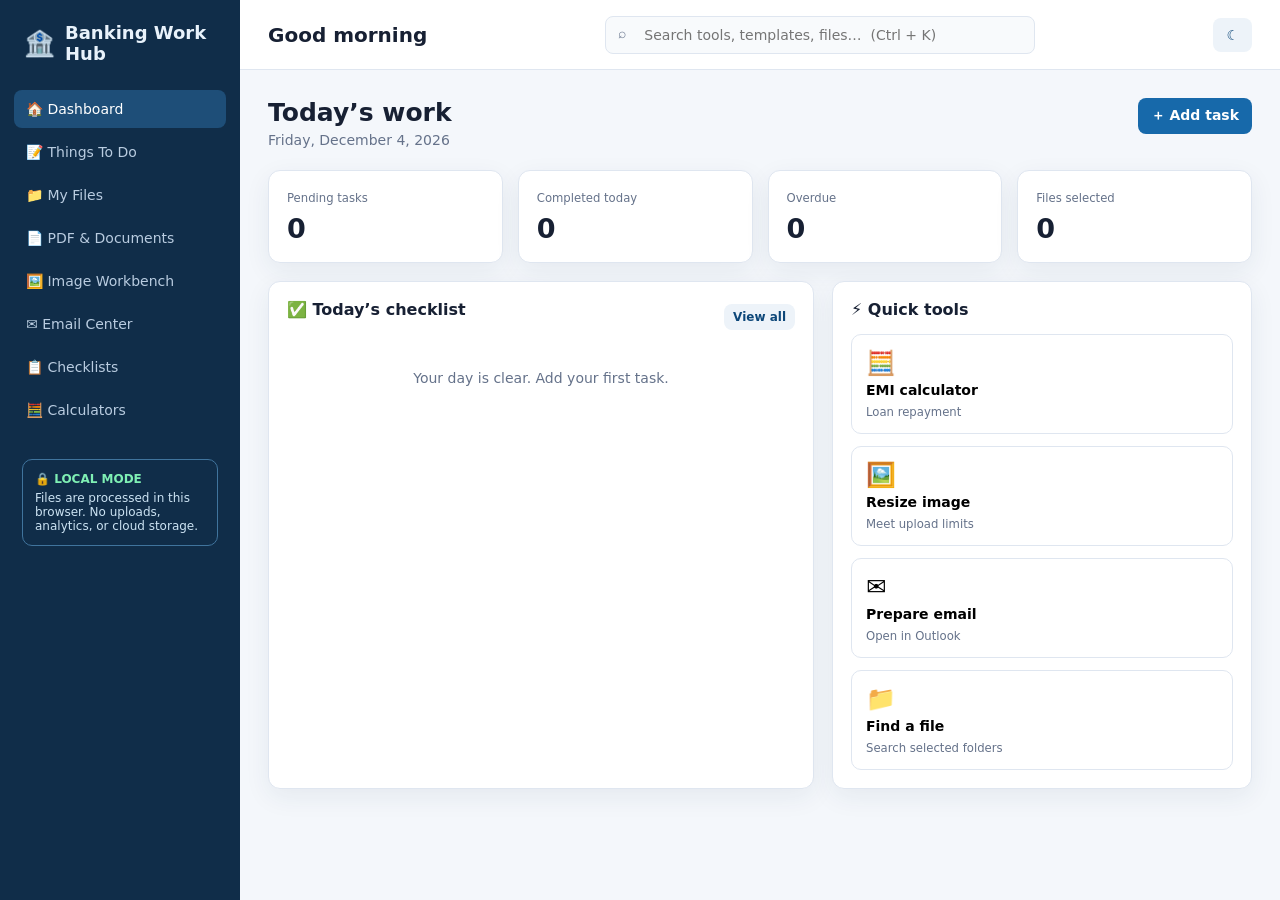
<file: pages/create-company.html>
<!DOCTYPE html>
<html lang="ne">
<head>
    <meta charset="UTF-8">
    <meta name="viewport" content="width=device-width, initial-scale=1.0">
    <title>कम्पनी सिर्जना - व्यवसाय रेकर्ड किपिंग सिस्टम</title>
    <link rel="stylesheet" href="../css/style.css">
    <link href="https://fonts.googleapis.com/css2?family=Nunito:wght@400;600;700&display=swap" rel="stylesheet">
    <link rel="stylesheet" href="https://cdnjs.cloudflare.com/ajax/libs/font-awesome/6.0.0-beta3/css/all.min.css">
</head>
<body>
    <div class="auth-container">
        <div class="auth-card">
            <div class="auth-header">
                <h1>कम्पनी व्यवस्थापन</h1>
                <p>नयाँ कम्पनी सिर्जना गर्नुहोस् वा विद्यमान कम्पनी चयन गर्नुहोस्</p>
            </div>
            <div id="companyAlert" class="alert alert-danger hidden"></div>
            
            <!-- Company List Section -->
            <div id="companyListSection">
                <h2>विद्यमान कम्पनीहरू</h2>
                <div id="companyList" class="company-list">
                    <!-- Companies will be populated here -->
                </div>
                <div class="text-center mt-4">
                    <button id="createNewCompanyBtn" class="btn btn-primary">नयाँ कम्पनी सिर्जना गर्नुहोस्</button>
                </div>
            </div>
            
            <!-- Create Company Form -->
            <div id="createCompanySection" class="hidden">
                <h2>नयाँ कम्पनी सिर्जना</h2>
                <form id="createCompanyForm">
                    <div class="form-group">
                        <label for="companyName">कम्पनी नाम</label>
                        <input type="text" id="companyName" class="form-control" required>
                    </div>
                    <div class="form-group">
                        <label for="industryType">उद्योग प्रकार</label>
                        <select id="industryType" class="form-control">
                            <option value="retail">खुद्रा व्यापार</option>
                            <option value="wholesale">थोक व्यापार</option>
                            <option value="manufacturing">उत्पादन</option>
                            <option value="service">सेवा</option>
                            <option value="construction">निर्माण</option>
                            <option value="technology">प्रविधि</option>
                            <option value="other">अन्य</option>
                        </select>
                    </div>
                    <div class="form-group">
                        <label for="currency">मुद्रा</label>
                        <select id="currency" class="form-control">
                            <option value="NPR">नेपाली रुपैयाँ (NPR)</option>
                            <option value="INR">भारतीय रुपैयाँ (INR)</option>
                            <option value="USD">अमेरिकी डलर (USD)</option>
                            <option value="EUR">युरो (EUR)</option>
                            <option value="GBP">ब्रिटिश पाउण्ड (GBP)</option>
                        </select>
                    </div>
                    <div class="form-group">
                        <label for="accountingStartDate">लेखा सुरु मिति</label>
                        <input type="date" id="accountingStartDate" class="form-control" required>
                    </div>
                    <div class="form-group">
                        <label for="fiscalYearEnd">आर्थिक वर्ष अन्त्य</label>
                        <select id="fiscalYearEnd" class="form-control">
                            <option value="0">जनवरी</option>
                            <option value="1">फेब्रुअरी</option>
                            <option value="2">मार्च</option>
                            <option value="3">अप्रिल</option>
                            <option value="4">मे</option>
                            <option value="5">जुन</option>
                            <option value="6">जुलाई</option>
                            <option value="7">अगस्ट</option>
                            <option value="8">सेप्टेम्बर</option>
                            <option value="9">अक्टोबर</option>
                            <option value="10">नोभेम्बर</option>
                            <option value="11">डिसेम्बर</option>
                        </select>
                    </div>
                    <div class="form-group">
                        <label for="companyAddress">कम्पनी ठेगाना</label>
                        <textarea id="companyAddress" class="form-control" rows="3"></textarea>
                    </div>
                    <div class="form-group">
                        <label for="companyPhone">कम्पनी फोन</label>
                        <input type="tel" id="companyPhone" class="form-control">
                    </div>
                    <div class="form-group">
                        <label for="companyEmail">कम्पनी इमेल</label>
                        <input type="email" id="companyEmail" class="form-control">
                    </div>
                    <div class="form-group">
                        <label for="taxNumber">कर नम्बर (PAN/VAT)</label>
                        <input type="text" id="taxNumber" class="form-control">
                    </div>
                    <button type="submit" class="btn btn-primary btn-block">कम्पनी सिर्जना गर्नुहोस्</button>
                    <button type="button" id="cancelCreateCompany" class="btn btn-block mt-3">रद्द गर्नुहोस्</button>
                </form>
            </div>
            
            <div class="text-center mt-4">
                <a href="../index.html" id="logoutLink">लगआउट</a>
            </div>
        </div>
    </div>

    <script src="../js/company.js"></script>
</body>
</html>
</file>
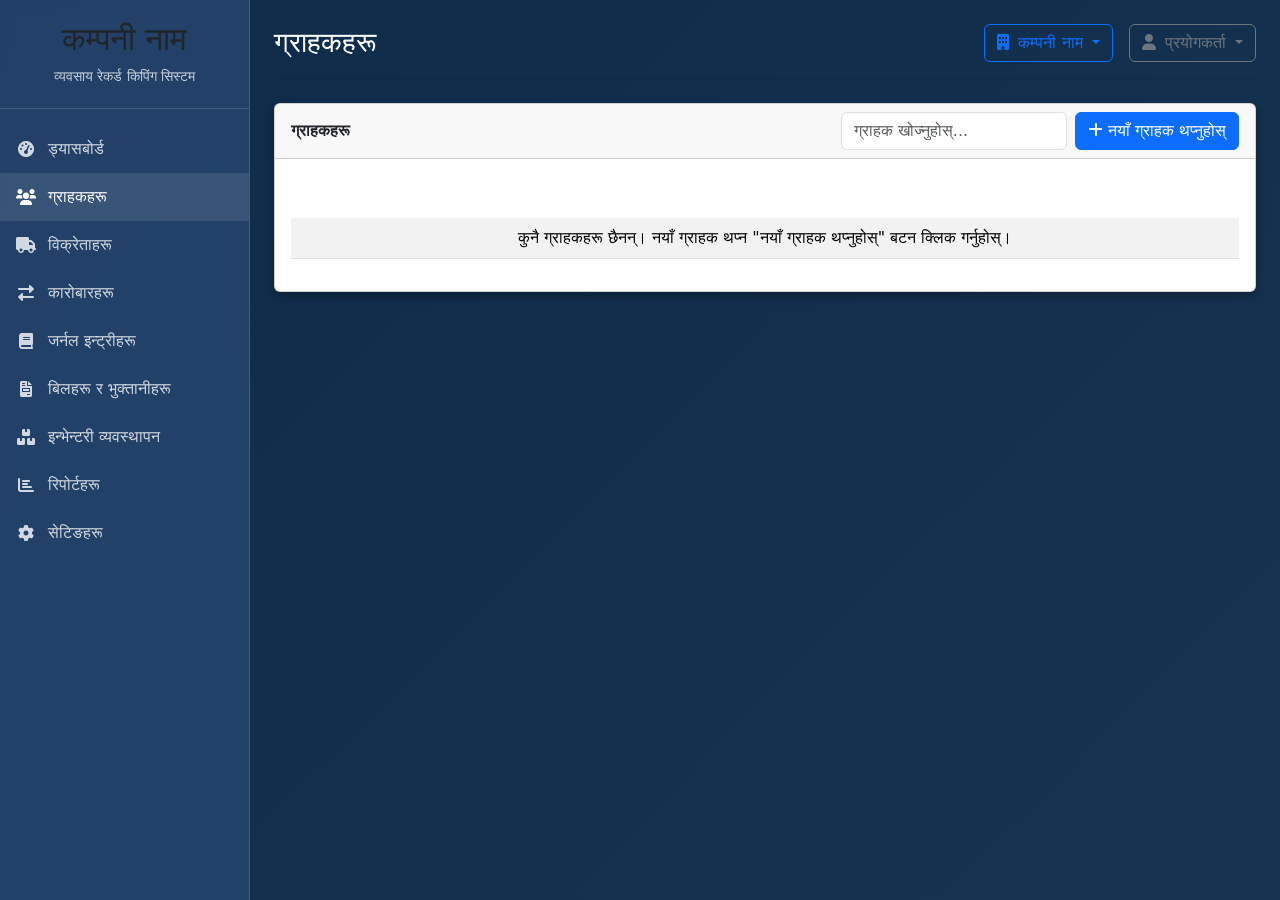
<file: pages/customers.html>
<!DOCTYPE html>
<html lang="ne">
<head>
    <meta charset="UTF-8">
    <meta name="viewport" content="width=device-width, initial-scale=1.0">
    <title>ग्राहकहरू - व्यवसाय रेकर्ड किपिंग सिस्टम</title>
    <link rel="stylesheet" href="../css/style.css">
    <link href="https://fonts.googleapis.com/css2?family=Nunito:wght@400;600;700&display=swap" rel="stylesheet">
    <link rel="stylesheet" href="https://cdnjs.cloudflare.com/ajax/libs/font-awesome/6.0.0-beta3/css/all.min.css">
    <link href="https://cdn.jsdelivr.net/npm/bootstrap@5.3.0-alpha1/dist/css/bootstrap.min.css" rel="stylesheet">
    <link rel="stylesheet" href="https://cdn.jsdelivr.net/npm/bootstrap-icons@1.10.3/font/bootstrap-icons.css">
</head>
<body>
    <div class="dashboard-container">
        <!-- Sidebar -->
        <div class="sidebar">
            <div class="sidebar-header">
                <h2 id="sidebarCompanyName">कम्पनी नाम</h2>
                <div class="company-subtitle">व्यवसाय रेकर्ड किपिंग सिस्टम</div>
            </div>
            <div class="sidebar-menu">
                <a href="dashboard.html" class="sidebar-menu-item">
                    <i class="fas fa-tachometer-alt"></i>
                    <span>ड्यासबोर्ड</span>
                </a>
                <a href="customers.html" class="sidebar-menu-item active">
                    <i class="fas fa-users"></i>
                    <span>ग्राहकहरू</span>
                </a>
                <a href="vendors.html" class="sidebar-menu-item">
                    <i class="fas fa-truck"></i>
                    <span>विक्रेताहरू</span>
                </a>
                <a href="transactions.html" class="sidebar-menu-item">
                    <i class="fas fa-exchange-alt"></i>
                    <span>कारोबारहरू</span>
                </a>
                <a href="journal.html" class="sidebar-menu-item">
                    <i class="fas fa-book"></i>
                    <span>जर्नल इन्ट्रीहरू</span>
                </a>
                <a href="invoices.html" class="sidebar-menu-item">
                    <i class="fas fa-file-invoice"></i>
                    <span>बिलहरू र भुक्तानीहरू</span>
                </a>
                <a href="inventory.html" class="sidebar-menu-item">
                    <i class="fas fa-boxes"></i>
                    <span>इन्भेन्टरी व्यवस्थापन</span>
                </a>
                <a href="reports.html" class="sidebar-menu-item">
                    <i class="fas fa-chart-bar"></i>
                    <span>रिपोर्टहरू</span>
                </a>
                <a href="settings.html" class="sidebar-menu-item">
                    <i class="fas fa-cog"></i>
                    <span>सेटिङहरू</span>
                </a>
            </div>
        </div>

        <!-- Main Content -->
        <div class="main-content">
            <div class="top-bar">
                <h1>ग्राहकहरू</h1>
                <div class="user-actions d-flex align-items-center">
                    <!-- Company Switcher Dropdown -->
                    <div class="dropdown me-3">
                        <button class="btn btn-outline-primary dropdown-toggle" type="button" id="companyDropdown" data-bs-toggle="dropdown" aria-expanded="false">
                            <i class="fas fa-building me-1"></i>
                            <span id="currentCompanyName">कम्पनी नाम</span>
                        </button>
                        <ul class="dropdown-menu dropdown-menu-end" id="companyDropdownMenu" aria-labelledby="companyDropdown">
                            <!-- कम्पनीहरू यहाँ लोड हुनेछन् -->
                            <li><a class="dropdown-item" href="create-company.html"><i class="fas fa-plus me-2"></i> नयाँ कम्पनी थप्नुहोस्</a></li>
                            <li><hr class="dropdown-divider"></li>
                        </ul>
                    </div>
                    
                    <!-- User Dropdown -->
                    <div class="dropdown">
                        <button class="btn btn-outline-secondary dropdown-toggle" type="button" id="userDropdown" data-bs-toggle="dropdown" aria-expanded="false">
                            <i class="fas fa-user me-1"></i>
                            <span id="currentUsername">प्रयोगकर्ता</span>
                        </button>
                        <ul class="dropdown-menu dropdown-menu-end" aria-labelledby="userDropdown">
                            <li><a class="dropdown-item" href="settings.html#profile"><i class="fas fa-user-cog me-2"></i> प्रोफाइल</a></li>
                            <li><a class="dropdown-item" href="settings.html#security"><i class="fas fa-shield-alt me-2"></i> सुरक्षा</a></li>
                            <li><hr class="dropdown-divider"></li>
                            <li><a class="dropdown-item" href="#" id="logoutBtn"><i class="fas fa-sign-out-alt me-2"></i> लगआउट</a></li>
                        </ul>
                    </div>
                </div>
            </div>

            <div class="card">
                <div class="card-header d-flex justify-content-between align-items-center">
                    <div>ग्राहकहरू</div>
                    <div class="d-flex">
                        <div class="me-2">
                            <input type="text" id="searchCustomer" class="form-control" placeholder="ग्राहक खोज्नुहोस्...">
                        </div>
                        <button id="addCustomerBtn" class="btn btn-primary">
                            <i class="fas fa-plus"></i> नयाँ ग्राहक थप्नुहोस्
                        </button>
                    </div>
                </div>
                <div class="card-body">
                    <div class="table-responsive">
                        <table class="table table-striped table-hover">
                            <thead>
                                <tr>
                                    <th>नाम</th>
                                    <th>फोन</th>
                                    <th>इमेल</th>
                                    <th>ठेगाना</th>
                                    <th>बाँकी रकम</th>
                                    <th>कार्यहरू</th>
                                </tr>
                            </thead>
                            <tbody id="customerTableBody">
                                <!-- ग्राहकहरू यहाँ लोड हुनेछन् -->
                            </tbody>
                        </table>
                    </div>
                </div>
            </div>
        </div>
    </div>

    <!-- मोबाइल साइडबार टगल बटन -->
    <button id="mobileToggle" class="mobile-toggle">
        <i class="fas fa-bars"></i>
    </button>

    <!-- Modal for Adding Customer -->
    <div class="modal fade" id="addCustomerModal" tabindex="-1" aria-labelledby="addCustomerModalLabel" aria-hidden="true">
        <div class="modal-dialog modal-dialog-centered">
            <div class="modal-content">
                <div class="modal-header">
                    <h5 class="modal-title" id="addCustomerModalLabel">नयाँ ग्राहक थप्नुहोस्</h5>
                    <button type="button" class="btn-close btn-close-white" data-bs-dismiss="modal" aria-label="Close"></button>
                </div>
                <div class="modal-body">
                    <form id="addCustomerForm">
                        <div class="mb-3">
                            <label for="customerName" class="form-label">ग्राहक नाम *</label>
                            <input type="text" class="form-control" id="customerName" required>
                        </div>
                        <div class="mb-3">
                            <label for="customerEmail" class="form-label">इमेल</label>
                            <input type="email" class="form-control" id="customerEmail">
                        </div>
                        <div class="mb-3">
                            <label for="customerPhone" class="form-label">फोन</label>
                            <input type="text" class="form-control" id="customerPhone">
                        </div>
                        <div class="mb-3">
                            <label for="customerAddress" class="form-label">ठेगाना</label>
                            <input type="text" class="form-control" id="customerAddress">
                        </div>
                        <div class="mb-3">
                            <label for="customerPAN" class="form-label">PAN/VAT नम्बर</label>
                            <input type="text" class="form-control" id="customerPAN">
                        </div>
                        <div class="mb-3">
                            <label for="customerNotes" class="form-label">नोट</label>
                            <textarea class="form-control" id="customerNotes" rows="3"></textarea>
                        </div>
                    </form>
                </div>
                <div class="modal-footer">
                    <button type="button" class="btn btn-secondary" data-bs-dismiss="modal">रद्द गर्नुहोस्</button>
                    <button type="button" class="btn btn-primary" id="saveCustomerBtn">सेभ गर्नुहोस्</button>
                </div>
            </div>
        </div>
    </div>

    <!-- Modal for Editing Customer -->
    <div class="modal fade" id="editCustomerModal" tabindex="-1" aria-labelledby="editCustomerModalLabel" aria-hidden="true">
        <div class="modal-dialog modal-dialog-centered">
            <div class="modal-content">
                <div class="modal-header">
                    <h5 class="modal-title" id="editCustomerModalLabel">ग्राहक सम्पादन गर्नुहोस्</h5>
                    <button type="button" class="btn-close btn-close-white" data-bs-dismiss="modal" aria-label="Close"></button>
                </div>
                <div class="modal-body">
                    <form id="editCustomerForm">
                        <input type="hidden" id="editCustomerId">
                        <div class="mb-3">
                            <label for="editCustomerName" class="form-label">ग्राहक नाम *</label>
                            <input type="text" class="form-control" id="editCustomerName" required>
                        </div>
                        <div class="mb-3">
                            <label for="editCustomerEmail" class="form-label">इमेल</label>
                            <input type="email" class="form-control" id="editCustomerEmail">
                        </div>
                        <div class="mb-3">
                            <label for="editCustomerPhone" class="form-label">फोन</label>
                            <input type="text" class="form-control" id="editCustomerPhone">
                        </div>
                        <div class="mb-3">
                            <label for="editCustomerAddress" class="form-label">ठेगाना</label>
                            <input type="text" class="form-control" id="editCustomerAddress">
                        </div>
                        <div class="mb-3">
                            <label for="editCustomerPAN" class="form-label">PAN/VAT नम्बर</label>
                            <input type="text" class="form-control" id="editCustomerPAN">
                        </div>
                        <div class="mb-3">
                            <label for="editCustomerNotes" class="form-label">नोट</label>
                            <textarea class="form-control" id="editCustomerNotes" rows="3"></textarea>
                        </div>
                    </form>
                </div>
                <div class="modal-footer">
                    <button type="button" class="btn btn-secondary" data-bs-dismiss="modal">रद्द गर्नुहोस्</button>
                    <button type="button" class="btn btn-primary" id="updateCustomerBtn">अपडेट गर्नुहोस्</button>
                </div>
            </div>
        </div>
    </div>

    <!-- Import/Export Modal -->
    <div id="importExportModal" class="modal">
        <div class="modal-content">
            <div class="modal-header">
                <h2 class="modal-title">आयात/निर्यात ग्राहकहरू</h2>
                <button class="close" id="closeImportExportModal">&times;</button>
            </div>
            <div class="modal-body">
                <div id="importExportAlert" class="alert alert-danger hidden"></div>
                <div class="form-group">
                    <label for="importFile">CSV फाइल आयात गर्नुहोस्</label>
                    <input type="file" id="importFile" class="form-control" accept=".csv">
                </div>
                <div class="form-group">
                    <p><strong>CSV को लागि फर्म्याट:</strong> नाम, सम्पर्क व्यक्ति, फोन, इमेल, ठेगाना, नोटहरू</p>
                </div>
            </div>
            <div class="modal-footer">
                <button id="importBtn" class="btn btn-primary">आयात गर्नुहोस्</button>
                <button id="exportBtn" class="btn">निर्यात गर्नुहोस् (CSV)</button>
                <button id="cancelImportExportBtn" class="btn">रद्द गर्नुहोस्</button>
            </div>
        </div>
    </div>

    <script src="https://cdn.jsdelivr.net/npm/bootstrap@5.3.0-alpha1/dist/js/bootstrap.bundle.min.js"></script>
    <script src="../js/app.js"></script>
    <script src="../js/database.js"></script>
    <script src="../js/customers.js"></script>
</body>
</html>
</file>
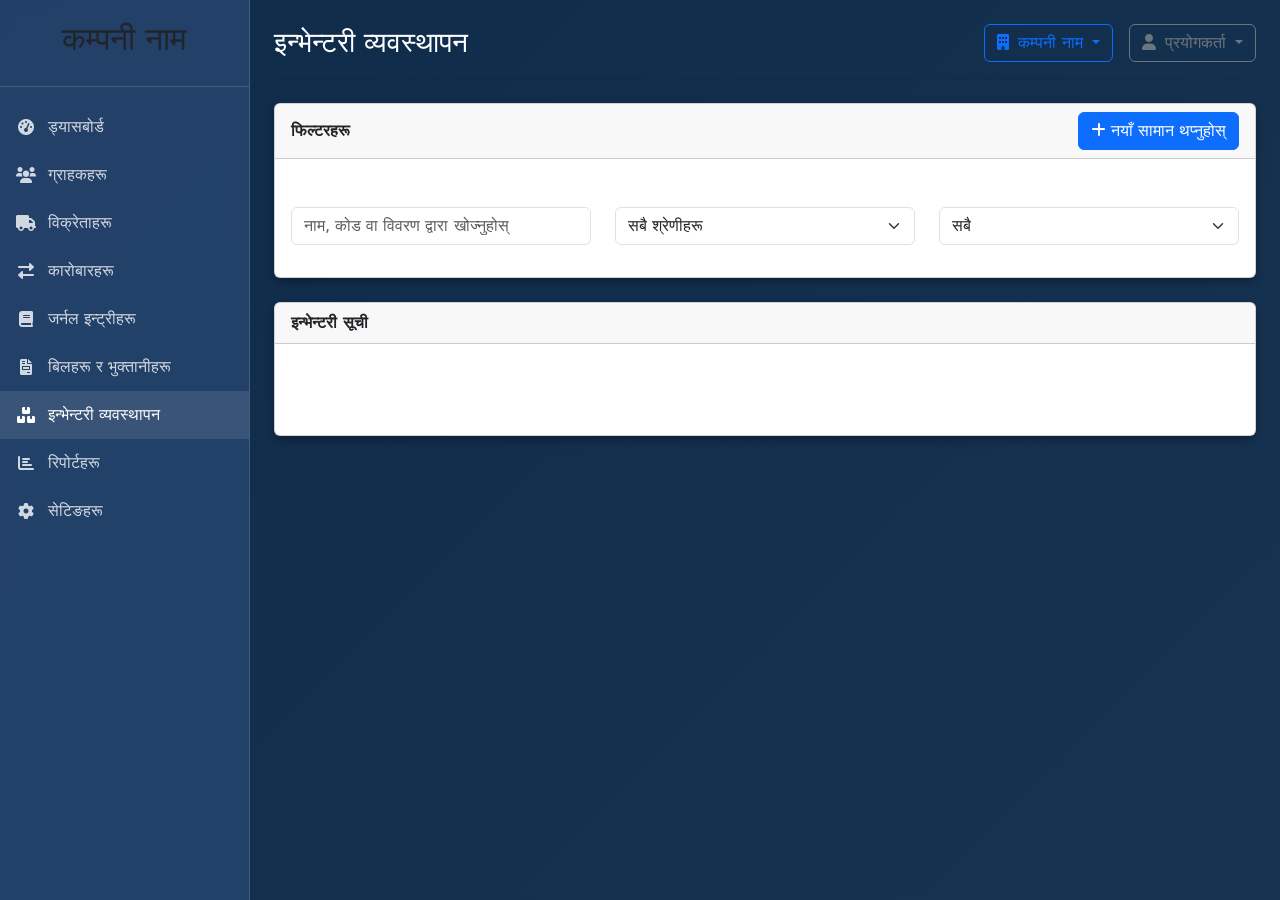
<file: pages/inventory.html>
<!DOCTYPE html>
<html lang="ne">
<head>
    <meta charset="UTF-8">
    <meta name="viewport" content="width=device-width, initial-scale=1.0">
    <title>इन्भेन्टरी - व्यवसाय रेकर्ड किपिंग सिस्टम</title>
    <link rel="stylesheet" href="../css/style.css">
    <link href="https://fonts.googleapis.com/css2?family=Nunito:wght@400;600;700&display=swap" rel="stylesheet">
    <link rel="stylesheet" href="https://cdnjs.cloudflare.com/ajax/libs/font-awesome/6.0.0-beta3/css/all.min.css">
    <link href="https://cdn.jsdelivr.net/npm/bootstrap@5.3.0-alpha1/dist/css/bootstrap.min.css" rel="stylesheet">
    <link rel="stylesheet" href="https://cdn.jsdelivr.net/npm/bootstrap-icons@1.10.3/font/bootstrap-icons.css">
</head>
<body>
    <div class="dashboard-container">
        <!-- Sidebar -->
        <div class="sidebar">
            <div class="sidebar-header">
                <h2 id="sidebarCompanyName">कम्पनी नाम</h2>
            </div>
            <div class="sidebar-menu">
                <a href="dashboard.html" class="sidebar-menu-item">
                    <i class="fas fa-tachometer-alt"></i>
                    <span>ड्यासबोर्ड</span>
                </a>
                <a href="customers.html" class="sidebar-menu-item">
                    <i class="fas fa-users"></i>
                    <span>ग्राहकहरू</span>
                </a>
                <a href="vendors.html" class="sidebar-menu-item">
                    <i class="fas fa-truck"></i>
                    <span>विक्रेताहरू</span>
                </a>
                <a href="transactions.html" class="sidebar-menu-item">
                    <i class="fas fa-exchange-alt"></i>
                    <span>कारोबारहरू</span>
                </a>
                <a href="journal.html" class="sidebar-menu-item">
                    <i class="fas fa-book"></i>
                    <span>जर्नल इन्ट्रीहरू</span>
                </a>
                <a href="invoices.html" class="sidebar-menu-item">
                    <i class="fas fa-file-invoice"></i>
                    <span>बिलहरू र भुक्तानीहरू</span>
                </a>
                <a href="inventory.html" class="sidebar-menu-item active">
                    <i class="fas fa-boxes"></i>
                    <span>इन्भेन्टरी व्यवस्थापन</span>
                </a>
                <a href="reports.html" class="sidebar-menu-item">
                    <i class="fas fa-chart-bar"></i>
                    <span>रिपोर्टहरू</span>
                </a>
                <a href="settings.html" class="sidebar-menu-item">
                    <i class="fas fa-cog"></i>
                    <span>सेटिङहरू</span>
                </a>
            </div>
        </div>

        <!-- Main Content -->
        <div class="main-content">
            <div class="top-bar">
                <h1>इन्भेन्टरी व्यवस्थापन</h1>
                <div class="user-actions d-flex align-items-center">
                    <!-- Company Switcher Dropdown -->
                    <div class="dropdown me-3">
                        <button class="btn btn-outline-primary dropdown-toggle" type="button" id="companyDropdown" data-bs-toggle="dropdown" aria-expanded="false">
                            <i class="fas fa-building me-1"></i>
                            <span id="currentCompanyName">कम्पनी नाम</span>
                        </button>
                        <ul class="dropdown-menu dropdown-menu-end" id="companyDropdownMenu" aria-labelledby="companyDropdown">
                            <!-- कम्पनीहरू यहाँ लोड हुनेछन् -->
                            <li><a class="dropdown-item" href="create-company.html"><i class="fas fa-plus me-2"></i> नयाँ कम्पनी थप्नुहोस्</a></li>
                            <li><hr class="dropdown-divider"></li>
                        </ul>
                    </div>
                    
                    <!-- User Dropdown -->
                    <div class="dropdown">
                        <button class="btn btn-outline-secondary dropdown-toggle" type="button" id="userDropdown" data-bs-toggle="dropdown" aria-expanded="false">
                            <i class="fas fa-user me-1"></i>
                            <span id="currentUsername">प्रयोगकर्ता</span>
                        </button>
                        <ul class="dropdown-menu dropdown-menu-end" aria-labelledby="userDropdown">
                            <li><a class="dropdown-item" href="settings.html#profile"><i class="fas fa-user-cog me-2"></i> प्रोफाइल</a></li>
                            <li><a class="dropdown-item" href="settings.html#security"><i class="fas fa-shield-alt me-2"></i> सुरक्षा</a></li>
                            <li><hr class="dropdown-divider"></li>
                            <li><a class="dropdown-item" href="#" id="logoutBtn"><i class="fas fa-sign-out-alt me-2"></i> लगआउट</a></li>
                        </ul>
                    </div>
                </div>
            </div>

            <div class="card mb-4">
                <div class="card-header d-flex justify-content-between align-items-center">
                    <div>फिल्टरहरू</div>
                    <div>
                        <button id="addItemBtn" class="btn btn-primary">
                            <i class="fas fa-plus"></i> नयाँ सामान थप्नुहोस्
                        </button>
                    </div>
                </div>
                <div class="card-body">
                    <div class="row">
                        <div class="col-md-4">
                            <div class="mb-3">
                                <label for="searchItem" class="form-label">सामान खोज्नुहोस्</label>
                                <input type="text" class="form-control" id="searchItem" placeholder="नाम, कोड वा विवरण द्वारा खोज्नुहोस्">
                            </div>
                        </div>
                        <div class="col-md-4">
                            <div class="mb-3">
                                <label for="filterCategory" class="form-label">श्रेणी</label>
                                <select class="form-select" id="filterCategory">
                                    <option value="">सबै श्रेणीहरू</option>
                                    <!-- श्रेणीहरू यहाँ लोड हुनेछन् -->
                                </select>
                            </div>
                        </div>
                        <div class="col-md-4">
                            <div class="mb-3">
                                <label for="filterStock" class="form-label">स्टक स्थिति</label>
                                <select class="form-select" id="filterStock">
                                    <option value="">सबै</option>
                                    <option value="in_stock">स्टकमा</option>
                                    <option value="low_stock">न्यून स्टक</option>
                                    <option value="out_of_stock">स्टक समाप्त</option>
                                </select>
                            </div>
                        </div>
                    </div>
                </div>
            </div>

            <div class="card">
                <div class="card-header">
                    इन्भेन्टरी सूची
                </div>
                <div class="card-body">
                    <div class="table-responsive">
                        <table class="table table-striped table-hover">
                            <thead>
                                <tr>
                                    <th>सामान कोड</th>
                                    <th>नाम</th>
                                    <th>श्रेणी</th>
                                    <th>विवरण</th>
                                    <th>स्टक मात्रा</th>
                                    <th>इकाई</th>
                                    <th>खरिद दर</th>
                                    <th>बिक्री दर</th>
                                    <th>न्यूनतम स्टक</th>
                                    <th>अन्तिम अपडेट</th>
                                    <th>कार्यहरू</th>
                                </tr>
                            </thead>
                            <tbody id="inventoryTableBody">
                                <!-- सामानहरू यहाँ लोड हुनेछन् -->
                            </tbody>
                        </table>
                    </div>
                </div>
            </div>
        </div>
    </div>

    <!-- Modal for Adding/Editing Items -->
    <div class="modal fade" id="itemModal" tabindex="-1" aria-labelledby="itemModalLabel" aria-hidden="true">
        <div class="modal-dialog modal-dialog-centered modal-lg">
            <div class="modal-content">
                <div class="modal-header">
                    <h5 class="modal-title" id="itemModalLabel">नयाँ सामान थप्नुहोस्</h5>
                    <button type="button" class="btn-close" data-bs-dismiss="modal" aria-label="Close"></button>
                </div>
                <div class="modal-body">
                    <form id="itemForm">
                        <input type="hidden" id="itemId">
                        
                        <div class="row mb-3">
                            <div class="col-md-6">
                                <div class="mb-3">
                                    <label for="itemCode" class="form-label">सामान कोड *</label>
                                    <input type="text" class="form-control" id="itemCode" required>
                                </div>
                            </div>
                            <div class="col-md-6">
                                <div class="mb-3">
                                    <label for="itemName" class="form-label">सामानको नाम *</label>
                                    <input type="text" class="form-control" id="itemName" required>
                                </div>
                            </div>
                        </div>

                        <div class="row mb-3">
                            <div class="col-md-6">
                                <div class="mb-3">
                                    <label for="itemCategory" class="form-label">श्रेणी</label>
                                    <select class="form-select" id="itemCategory">
                                        <option value="">श्रेणी छान्नुहोस्...</option>
                                        <!-- श्रेणीहरू यहाँ लोड हुनेछन् -->
                                    </select>
                                </div>
                            </div>
                            <div class="col-md-6">
                                <div class="mb-3">
                                    <label for="itemUnit" class="form-label">इकाई</label>
                                    <select class="form-select" id="itemUnit">
                                        <option value="piece">पिस</option>
                                        <option value="kg">केजी</option>
                                        <option value="gram">ग्राम</option>
                                        <option value="liter">लिटर</option>
                                        <option value="meter">मिटर</option>
                                        <option value="box">बक्स</option>
                                        <option value="dozen">दर्जन</option>
                                        <option value="pair">जोडी</option>
                                        <option value="set">सेट</option>
                                        <option value="other">अन्य</option>
                                    </select>
                                </div>
                            </div>
                        </div>

                        <div class="row mb-3">
                            <div class="col-md-12">
                                <div class="mb-3">
                                    <label for="itemDescription" class="form-label">विवरण</label>
                                    <textarea class="form-control" id="itemDescription" rows="2"></textarea>
                                </div>
                            </div>
                        </div>

                        <div class="row mb-3">
                            <div class="col-md-6">
                                <div class="mb-3">
                                    <label for="purchasePrice" class="form-label">खरिद दर *</label>
                                    <div class="input-group">
                                        <span class="input-group-text" id="priceCurrencySymbol">रू</span>
                                        <input type="number" class="form-control" id="purchasePrice" min="0" step="0.01" required>
                                    </div>
                                </div>
                            </div>
                            <div class="col-md-6">
                                <div class="mb-3">
                                    <label for="sellingPrice" class="form-label">बिक्री दर *</label>
                                    <div class="input-group">
                                        <span class="input-group-text" id="sellingCurrencySymbol">रू</span>
                                        <input type="number" class="form-control" id="sellingPrice" min="0" step="0.01" required>
                                    </div>
                                </div>
                            </div>
                        </div>

                        <div class="row mb-3">
                            <div class="col-md-4">
                                <div class="mb-3">
                                    <label for="initialStock" class="form-label">प्रारम्भिक स्टक मात्रा</label>
                                    <input type="number" class="form-control" id="initialStock" min="0" step="0.01">
                                </div>
                            </div>
                            <div class="col-md-4">
                                <div class="mb-3">
                                    <label for="minStockLevel" class="form-label">न्यूनतम स्टक मात्रा</label>
                                    <input type="number" class="form-control" id="minStockLevel" min="0" step="0.01">
                                </div>
                            </div>
                            <div class="col-md-4">
                                <div class="mb-3">
                                    <label for="itemTax" class="form-label">कर दर (%)</label>
                                    <input type="number" class="form-control" id="itemTax" min="0" max="100" step="0.01">
                                </div>
                            </div>
                        </div>

                        <div class="form-check mb-3">
                            <input class="form-check-input" type="checkbox" id="itemActive" checked>
                            <label class="form-check-label" for="itemActive">
                                यो सामान सक्रिय छ
                            </label>
                        </div>
                    </form>
                </div>
                <div class="modal-footer">
                    <button type="button" class="btn btn-secondary" data-bs-dismiss="modal">रद्द गर्नुहोस्</button>
                    <button type="button" class="btn btn-primary" id="saveItemBtn">सेभ गर्नुहोस्</button>
                </div>
            </div>
        </div>
    </div>

    <!-- Modal for Stock Adjustment -->
    <div class="modal fade" id="stockAdjustmentModal" tabindex="-1" aria-labelledby="stockAdjustmentModalLabel" aria-hidden="true">
        <div class="modal-dialog modal-dialog-centered">
            <div class="modal-content">
                <div class="modal-header">
                    <h5 class="modal-title" id="stockAdjustmentModalLabel">स्टक समायोजन</h5>
                    <button type="button" class="btn-close" data-bs-dismiss="modal" aria-label="Close"></button>
                </div>
                <div class="modal-body">
                    <form id="stockAdjustmentForm">
                        <input type="hidden" id="adjustmentItemId">
                        
                        <div class="mb-3">
                            <label for="itemDetails" class="form-label">सामान विवरण</label>
                            <div id="itemDetails" class="p-2 bg-light rounded">
                                <!-- सामान विवरण यहाँ देखाइनेछ -->
                            </div>
                        </div>

                        <div class="mb-3">
                            <label for="adjustmentType" class="form-label">समायोजन प्रकार *</label>
                            <select class="form-select" id="adjustmentType" required>
                                <option value="add">थप्नुहोस् (+)</option>
                                <option value="subtract">घटाउनुहोस् (-)</option>
                                <option value="set">नयाँ मान सेट गर्नुहोस्</option>
                            </select>
                        </div>

                        <div class="mb-3">
                            <label for="adjustmentQuantity" class="form-label">मात्रा *</label>
                            <input type="number" class="form-control" id="adjustmentQuantity" min="0" step="0.01" required>
                        </div>

                        <div class="mb-3">
                            <label for="adjustmentReason" class="form-label">कारण *</label>
                            <select class="form-select" id="adjustmentReason" required>
                                <option value="">कारण छान्नुहोस्...</option>
                                <option value="purchase">खरिद</option>
                                <option value="sale">बिक्री</option>
                                <option value="return">रिटर्न</option>
                                <option value="damaged">क्षति</option>
                                <option value="expired">म्याद समाप्त</option>
                                <option value="stolen">चोरी</option>
                                <option value="correction">गलती सुधार</option>
                                <option value="other">अन्य</option>
                            </select>
                        </div>

                        <div class="mb-3">
                            <label for="adjustmentNotes" class="form-label">नोटहरू</label>
                            <textarea class="form-control" id="adjustmentNotes" rows="2"></textarea>
                        </div>
                    </form>
                </div>
                <div class="modal-footer">
                    <button type="button" class="btn btn-secondary" data-bs-dismiss="modal">रद्द गर्नुहोस्</button>
                    <button type="button" class="btn btn-primary" id="saveAdjustmentBtn">समायोजन सेभ गर्नुहोस्</button>
                </div>
            </div>
        </div>
    </div>

    <!-- Modal for Item Categories -->
    <div class="modal fade" id="categoryModal" tabindex="-1" aria-labelledby="categoryModalLabel" aria-hidden="true">
        <div class="modal-dialog modal-dialog-centered">
            <div class="modal-content">
                <div class="modal-header">
                    <h5 class="modal-title" id="categoryModalLabel">सामान श्रेणीहरू</h5>
                    <button type="button" class="btn-close" data-bs-dismiss="modal" aria-label="Close"></button>
                </div>
                <div class="modal-body">
                    <div class="mb-3">
                        <label for="newCategoryName" class="form-label">नयाँ श्रेणी</label>
                        <div class="input-group">
                            <input type="text" class="form-control" id="newCategoryName" placeholder="श्रेणीको नाम">
                            <button class="btn btn-primary" type="button" id="addCategoryBtn">थप्नुहोस्</button>
                        </div>
                    </div>

                    <div class="table-responsive mt-3">
                        <table class="table table-sm table-striped table-hover">
                            <thead>
                                <tr>
                                    <th>श्रेणी नाम</th>
                                    <th>सामान संख्या</th>
                                    <th>कार्यहरू</th>
                                </tr>
                            </thead>
                            <tbody id="categoryTableBody">
                                <!-- श्रेणीहरू यहाँ लोड हुनेछन् -->
                            </tbody>
                        </table>
                    </div>
                </div>
                <div class="modal-footer">
                    <button type="button" class="btn btn-secondary" data-bs-dismiss="modal">बन्द गर्नुहोस्</button>
                </div>
            </div>
        </div>
    </div>

    <script src="https://cdn.jsdelivr.net/npm/bootstrap@5.3.0-alpha1/dist/js/bootstrap.bundle.min.js"></script>
    <script src="../js/database.js"></script>
    <script src="../js/inventory.js"></script>
</body>
</html>
</file>
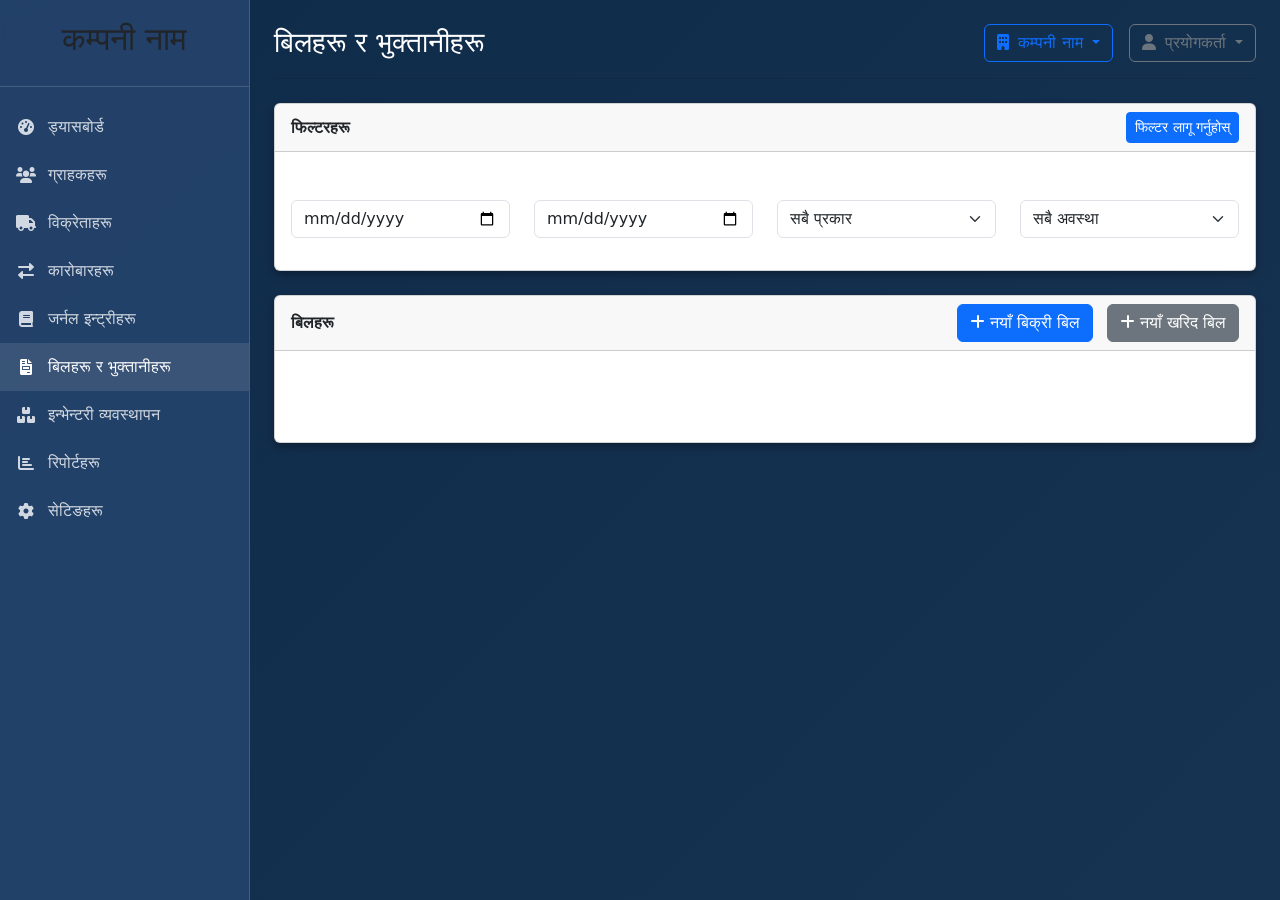
<file: pages/invoices.html>
<!DOCTYPE html>
<html lang="ne">
<head>
    <meta charset="UTF-8">
    <meta name="viewport" content="width=device-width, initial-scale=1.0">
    <title>बिलहरू - व्यवसाय रेकर्ड किपिंग सिस्टम</title>
    <link rel="stylesheet" href="../css/style.css">
    <link href="https://fonts.googleapis.com/css2?family=Nunito:wght@400;600;700&display=swap" rel="stylesheet">
    <link rel="stylesheet" href="https://cdnjs.cloudflare.com/ajax/libs/font-awesome/6.0.0-beta3/css/all.min.css">
    <link href="https://cdn.jsdelivr.net/npm/bootstrap@5.3.0-alpha1/dist/css/bootstrap.min.css" rel="stylesheet">
    <link rel="stylesheet" href="https://cdn.jsdelivr.net/npm/bootstrap-icons@1.10.3/font/bootstrap-icons.css">
</head>
<body>
    <div class="dashboard-container">
        <!-- Sidebar -->
        <div class="sidebar">
            <div class="sidebar-header">
                <h2 id="sidebarCompanyName">कम्पनी नाम</h2>
            </div>
            <div class="sidebar-menu">
                <a href="dashboard.html" class="sidebar-menu-item">
                    <i class="fas fa-tachometer-alt"></i>
                    <span>ड्यासबोर्ड</span>
                </a>
                <a href="customers.html" class="sidebar-menu-item">
                    <i class="fas fa-users"></i>
                    <span>ग्राहकहरू</span>
                </a>
                <a href="vendors.html" class="sidebar-menu-item">
                    <i class="fas fa-truck"></i>
                    <span>विक्रेताहरू</span>
                </a>
                <a href="transactions.html" class="sidebar-menu-item">
                    <i class="fas fa-exchange-alt"></i>
                    <span>कारोबारहरू</span>
                </a>
                <a href="journal.html" class="sidebar-menu-item">
                    <i class="fas fa-book"></i>
                    <span>जर्नल इन्ट्रीहरू</span>
                </a>
                <a href="invoices.html" class="sidebar-menu-item active">
                    <i class="fas fa-file-invoice"></i>
                    <span>बिलहरू र भुक्तानीहरू</span>
                </a>
                <a href="inventory.html" class="sidebar-menu-item">
                    <i class="fas fa-boxes"></i>
                    <span>इन्भेन्टरी व्यवस्थापन</span>
                </a>
                <a href="reports.html" class="sidebar-menu-item">
                    <i class="fas fa-chart-bar"></i>
                    <span>रिपोर्टहरू</span>
                </a>
                <a href="settings.html" class="sidebar-menu-item">
                    <i class="fas fa-cog"></i>
                    <span>सेटिङहरू</span>
                </a>
            </div>
        </div>

        <!-- Main Content -->
        <div class="main-content">
            <div class="top-bar">
                <h1>बिलहरू र भुक्तानीहरू</h1>
                <div class="user-actions d-flex align-items-center">
                    <!-- Company Switcher Dropdown -->
                    <div class="dropdown me-3">
                        <button class="btn btn-outline-primary dropdown-toggle" type="button" id="companyDropdown" data-bs-toggle="dropdown" aria-expanded="false">
                            <i class="fas fa-building me-1"></i>
                            <span id="currentCompanyName">कम्पनी नाम</span>
                        </button>
                        <ul class="dropdown-menu dropdown-menu-end" id="companyDropdownMenu" aria-labelledby="companyDropdown">
                            <!-- कम्पनीहरू यहाँ लोड हुनेछन् -->
                            <li><a class="dropdown-item" href="create-company.html"><i class="fas fa-plus me-2"></i> नयाँ कम्पनी थप्नुहोस्</a></li>
                            <li><hr class="dropdown-divider"></li>
                        </ul>
                    </div>
                    
                    <!-- User Dropdown -->
                    <div class="dropdown">
                        <button class="btn btn-outline-secondary dropdown-toggle" type="button" id="userDropdown" data-bs-toggle="dropdown" aria-expanded="false">
                            <i class="fas fa-user me-1"></i>
                            <span id="currentUsername">प्रयोगकर्ता</span>
                        </button>
                        <ul class="dropdown-menu dropdown-menu-end" aria-labelledby="userDropdown">
                            <li><a class="dropdown-item" href="settings.html#profile"><i class="fas fa-user-cog me-2"></i> प्रोफाइल</a></li>
                            <li><a class="dropdown-item" href="settings.html#security"><i class="fas fa-shield-alt me-2"></i> सुरक्षा</a></li>
                            <li><hr class="dropdown-divider"></li>
                            <li><a class="dropdown-item" href="#" id="logoutBtn"><i class="fas fa-sign-out-alt me-2"></i> लगआउट</a></li>
                        </ul>
                    </div>
                </div>
            </div>

            <div class="card mb-4">
                <div class="card-header d-flex justify-content-between align-items-center">
                    <div>फिल्टरहरू</div>
                    <button id="applyFilterBtn" class="btn btn-sm btn-primary">फिल्टर लागू गर्नुहोस्</button>
                </div>
                <div class="card-body">
                    <div class="row">
                        <div class="col-md-3">
                            <div class="mb-3">
                                <label for="filterStartDate" class="form-label">सुरु मिति</label>
                                <input type="date" class="form-control" id="filterStartDate">
                            </div>
                        </div>
                        <div class="col-md-3">
                            <div class="mb-3">
                                <label for="filterEndDate" class="form-label">अन्तिम मिति</label>
                                <input type="date" class="form-control" id="filterEndDate">
                            </div>
                        </div>
                        <div class="col-md-3">
                            <div class="mb-3">
                                <label for="filterType" class="form-label">प्रकार</label>
                                <select class="form-select" id="filterType">
                                    <option value="">सबै प्रकार</option>
                                    <option value="sale">बिक्री बिल</option>
                                    <option value="purchase">खरिद बिल</option>
                                </select>
                            </div>
                        </div>
                        <div class="col-md-3">
                            <div class="mb-3">
                                <label for="filterStatus" class="form-label">अवस्था</label>
                                <select class="form-select" id="filterStatus">
                                    <option value="">सबै अवस्था</option>
                                    <option value="draft">ड्राफ्ट</option>
                                    <option value="pending">बाँकी</option>
                                    <option value="partial">आंशिक भुक्तानी</option>
                                    <option value="paid">भुक्तानी भएको</option>
                                    <option value="cancelled">रद्द गरिएको</option>
                                </select>
                            </div>
                        </div>
                    </div>
                </div>
            </div>

            <div class="card">
                <div class="card-header d-flex justify-content-between align-items-center">
                    <div>बिलहरू</div>
                    <div>
                        <button id="addSaleInvoiceBtn" class="btn btn-primary me-2">
                            <i class="fas fa-plus"></i> नयाँ बिक्री बिल
                        </button>
                        <button id="addPurchaseInvoiceBtn" class="btn btn-secondary">
                            <i class="fas fa-plus"></i> नयाँ खरिद बिल
                        </button>
                    </div>
                </div>
                <div class="card-body">
                    <div class="table-responsive">
                        <table class="table table-striped table-hover">
                            <thead>
                                <tr>
                                    <th>मिति</th>
                                    <th>बिल नं.</th>
                                    <th>प्रकार</th>
                                    <th>ग्राहक/विक्रेता</th>
                                    <th>कुल रकम</th>
                                    <th>भुक्तानी गरिएको</th>
                                    <th>बाँकी रकम</th>
                                    <th>अवस्था</th>
                                    <th>कार्यहरू</th>
                                </tr>
                            </thead>
                            <tbody id="invoiceTableBody">
                                <!-- बिलहरू यहाँ लोड हुनेछन् -->
                            </tbody>
                        </table>
                    </div>
                </div>
            </div>
        </div>
    </div>

    <!-- Modal for Adding/Editing Invoice -->
    <div class="modal fade" id="invoiceModal" tabindex="-1" aria-labelledby="invoiceModalLabel" aria-hidden="true">
        <div class="modal-dialog modal-dialog-centered modal-lg">
            <div class="modal-content">
                <div class="modal-header">
                    <h5 class="modal-title" id="invoiceModalLabel">नयाँ बिल</h5>
                    <button type="button" class="btn-close" data-bs-dismiss="modal" aria-label="Close"></button>
                </div>
                <div class="modal-body">
                    <form id="invoiceForm">
                        <input type="hidden" id="invoiceId">
                        <input type="hidden" id="invoiceType">
                        
                        <div class="row mb-3">
                            <div class="col-md-4">
                                <label for="invoiceDate" class="form-label">मिति *</label>
                                <input type="date" class="form-control" id="invoiceDate" required>
                            </div>
                            <div class="col-md-4">
                                <label for="invoiceNumber" class="form-label">बिल नं.</label>
                                <input type="text" class="form-control" id="invoiceNumber" readonly>
                            </div>
                            <div class="col-md-4">
                                <label id="entityLabel" class="form-label">ग्राहक/विक्रेता *</label>
                                <select class="form-select" id="entitySelect" required>
                                    <option value="">छान्नुहोस्...</option>
                                </select>
                            </div>
                        </div>

                        <!-- Items Table -->
                        <div class="table-responsive mb-3">
                            <table class="table table-bordered" id="itemsTable">
                                <thead>
                                    <tr>
                                        <th>सामान/सेवा</th>
                                        <th>विवरण</th>
                                        <th>मात्रा</th>
                                        <th>दर</th>
                                        <th>कर %</th>
                                        <th>रकम</th>
                                        <th>कार्य</th>
                                    </tr>
                                </thead>
                                <tbody id="itemsTableBody">
                                    <!-- Items will be added here -->
                                </tbody>
                                <tfoot>
                                    <tr>
                                        <td colspan="7">
                                            <button type="button" id="addItemBtn" class="btn btn-sm btn-secondary">
                                                <i class="fas fa-plus"></i> सामान थप्नुहोस्
                                            </button>
                                        </td>
                                    </tr>
                                    <tr>
                                        <td colspan="5" class="text-end">जम्मा:</td>
                                        <td colspan="2" id="subtotal">0.00</td>
                                    </tr>
                                    <tr>
                                        <td colspan="5" class="text-end">कर रकम:</td>
                                        <td colspan="2" id="taxAmount">0.00</td>
                                    </tr>
                                    <tr>
                                        <td colspan="5" class="text-end">कुल रकम:</td>
                                        <td colspan="2" id="totalAmount">0.00</td>
                                    </tr>
                                </tfoot>
                            </table>
                        </div>

                        <div class="mb-3">
                            <label for="notes" class="form-label">नोटहरू</label>
                            <textarea class="form-control" id="notes" rows="3"></textarea>
                        </div>
                    </form>
                </div>
                <div class="modal-footer">
                    <button type="button" class="btn btn-secondary" data-bs-dismiss="modal">रद्द गर्नुहोस्</button>
                    <button type="button" class="btn btn-outline-secondary me-2" id="saveAsDraftBtn">ड्राफ्टको रूपमा सेभ गर्नुहोस्</button>
                    <button type="button" class="btn btn-primary" id="saveAndCompleteBtn">सेभ र पूरा गर्नुहोस्</button>
                </div>
            </div>
        </div>
    </div>

    <!-- Modal for Payment -->
    <div class="modal fade" id="paymentModal" tabindex="-1" aria-labelledby="paymentModalLabel" aria-hidden="true">
        <div class="modal-dialog modal-dialog-centered">
            <div class="modal-content">
                <div class="modal-header">
                    <h5 class="modal-title" id="paymentModalLabel">भुक्तानी रेकर्ड गर्नुहोस्</h5>
                    <button type="button" class="btn-close" data-bs-dismiss="modal" aria-label="Close"></button>
                </div>
                <div class="modal-body">
                    <form id="paymentForm">
                        <input type="hidden" id="paymentInvoiceId">
                        
                        <div class="mb-3">
                            <label for="invoiceDetails" class="form-label">बिल विवरण</label>
                            <div id="invoiceDetails" class="p-2 bg-light rounded">
                                <!-- बिल विवरण यहाँ देखाइनेछ -->
                            </div>
                        </div>
                        
                        <div class="mb-3">
                            <label for="paymentDate" class="form-label">भुक्तानी मिति *</label>
                            <input type="date" class="form-control" id="paymentDate" required>
                        </div>
                        
                        <div class="mb-3">
                            <label for="paymentAmount" class="form-label">भुक्तानी रकम *</label>
                            <div class="input-group">
                                <span class="input-group-text" id="paymentCurrencySymbol">रू</span>
                                <input type="number" class="form-control" id="paymentAmount" placeholder="0.00" step="0.01" required>
                            </div>
                        </div>
                        
                        <div class="mb-3">
                            <label for="paymentMethod" class="form-label">भुक्तानी विधि</label>
                            <select class="form-select" id="paymentMethod">
                                <option value="cash">नगद</option>
                                <option value="bank">बैंक ट्रान्सफर</option>
                                <option value="cheque">चेक</option>
                                <option value="online">अनलाइन भुक्तानी</option>
                                <option value="other">अन्य</option>
                            </select>
                        </div>
                        
                        <div class="mb-3">
                            <label for="paymentReference" class="form-label">सन्दर्भ/विवरण</label>
                            <input type="text" class="form-control" id="paymentReference" placeholder="चेक नं., ट्रान्जेक्शन आईडी, आदि">
                        </div>
                        
                        <div class="mb-3">
                            <label for="paymentNotes" class="form-label">नोट</label>
                            <textarea class="form-control" id="paymentNotes" rows="2"></textarea>
                        </div>
                    </form>
                </div>
                <div class="modal-footer">
                    <button type="button" class="btn btn-secondary" data-bs-dismiss="modal">रद्द गर्नुहोस्</button>
                    <button type="button" class="btn btn-primary" id="savePaymentBtn">भुक्तानी सेभ गर्नुहोस्</button>
                </div>
            </div>
        </div>
    </div>

    <script src="https://cdn.jsdelivr.net/npm/bootstrap@5.3.0-alpha1/dist/js/bootstrap.bundle.min.js"></script>
    <script src="../js/database.js"></script>
    <script src="../js/invoices.js"></script>
</body>
</html>
</file>
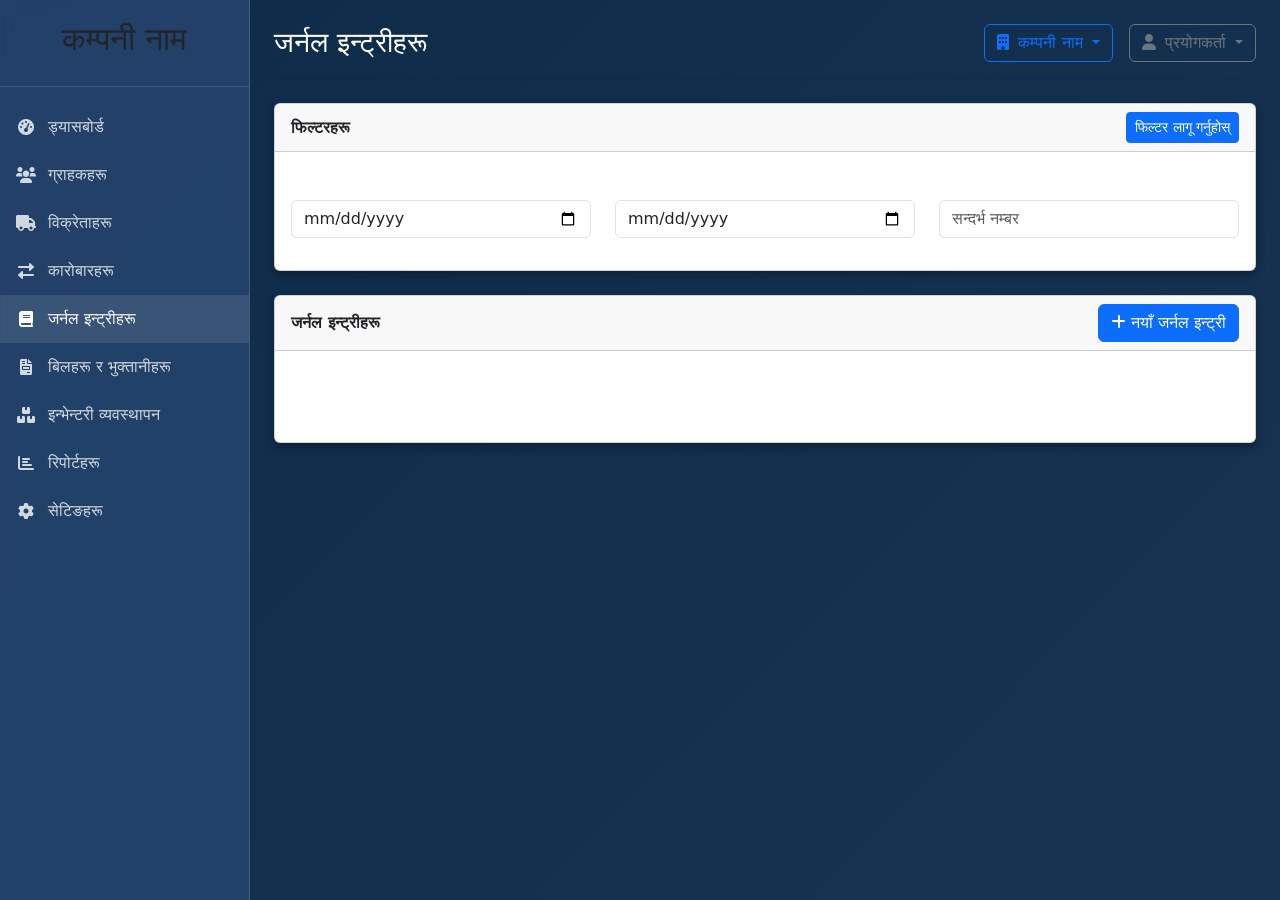
<file: pages/journal.html>
<!DOCTYPE html>
<html lang="ne">
<head>
    <meta charset="UTF-8">
    <meta name="viewport" content="width=device-width, initial-scale=1.0">
    <title>जर्नल इन्ट्रीहरू - व्यवसाय रेकर्ड किपिंग सिस्टम</title>
    <link rel="stylesheet" href="../css/style.css">
    <link href="https://fonts.googleapis.com/css2?family=Nunito:wght@400;600;700&display=swap" rel="stylesheet">
    <link rel="stylesheet" href="https://cdnjs.cloudflare.com/ajax/libs/font-awesome/6.0.0-beta3/css/all.min.css">
    <link href="https://cdn.jsdelivr.net/npm/bootstrap@5.3.0-alpha1/dist/css/bootstrap.min.css" rel="stylesheet">
    <link rel="stylesheet" href="https://cdn.jsdelivr.net/npm/bootstrap-icons@1.10.3/font/bootstrap-icons.css">
</head>
<body>
    <div class="dashboard-container">
        <!-- Sidebar -->
        <div class="sidebar">
            <div class="sidebar-header">
                <h2 id="sidebarCompanyName">कम्पनी नाम</h2>
            </div>
            <div class="sidebar-menu">
                <a href="dashboard.html" class="sidebar-menu-item">
                    <i class="fas fa-tachometer-alt"></i>
                    <span>ड्यासबोर्ड</span>
                </a>
                <a href="customers.html" class="sidebar-menu-item">
                    <i class="fas fa-users"></i>
                    <span>ग्राहकहरू</span>
                </a>
                <a href="vendors.html" class="sidebar-menu-item">
                    <i class="fas fa-truck"></i>
                    <span>विक्रेताहरू</span>
                </a>
                <a href="transactions.html" class="sidebar-menu-item">
                    <i class="fas fa-exchange-alt"></i>
                    <span>कारोबारहरू</span>
                </a>
                <a href="journal.html" class="sidebar-menu-item active">
                    <i class="fas fa-book"></i>
                    <span>जर्नल इन्ट्रीहरू</span>
                </a>
                <a href="invoices.html" class="sidebar-menu-item">
                    <i class="fas fa-file-invoice"></i>
                    <span>बिलहरू र भुक्तानीहरू</span>
                </a>
                <a href="inventory.html" class="sidebar-menu-item">
                    <i class="fas fa-boxes"></i>
                    <span>इन्भेन्टरी व्यवस्थापन</span>
                </a>
                <a href="reports.html" class="sidebar-menu-item">
                    <i class="fas fa-chart-bar"></i>
                    <span>रिपोर्टहरू</span>
                </a>
                <a href="settings.html" class="sidebar-menu-item">
                    <i class="fas fa-cog"></i>
                    <span>सेटिङहरू</span>
                </a>
            </div>
        </div>

        <!-- Main Content -->
        <div class="main-content">
            <div class="top-bar">
                <h1>जर्नल इन्ट्रीहरू</h1>
                <div class="user-actions d-flex align-items-center">
                    <!-- Company Switcher Dropdown -->
                    <div class="dropdown me-3">
                        <button class="btn btn-outline-primary dropdown-toggle" type="button" id="companyDropdown" data-bs-toggle="dropdown" aria-expanded="false">
                            <i class="fas fa-building me-1"></i>
                            <span id="currentCompanyName">कम्पनी नाम</span>
                        </button>
                        <ul class="dropdown-menu dropdown-menu-end" id="companyDropdownMenu" aria-labelledby="companyDropdown">
                            <!-- कम्पनीहरू यहाँ लोड हुनेछन् -->
                            <li><a class="dropdown-item" href="create-company.html"><i class="fas fa-plus me-2"></i> नयाँ कम्पनी थप्नुहोस्</a></li>
                            <li><hr class="dropdown-divider"></li>
                        </ul>
                    </div>
                    
                    <!-- User Dropdown -->
                    <div class="dropdown">
                        <button class="btn btn-outline-secondary dropdown-toggle" type="button" id="userDropdown" data-bs-toggle="dropdown" aria-expanded="false">
                            <i class="fas fa-user me-1"></i>
                            <span id="currentUsername">प्रयोगकर्ता</span>
                        </button>
                        <ul class="dropdown-menu dropdown-menu-end" aria-labelledby="userDropdown">
                            <li><a class="dropdown-item" href="settings.html#profile"><i class="fas fa-user-cog me-2"></i> प्रोफाइल</a></li>
                            <li><a class="dropdown-item" href="settings.html#security"><i class="fas fa-shield-alt me-2"></i> सुरक्षा</a></li>
                            <li><hr class="dropdown-divider"></li>
                            <li><a class="dropdown-item" href="#" id="logoutBtn"><i class="fas fa-sign-out-alt me-2"></i> लगआउट</a></li>
                        </ul>
                    </div>
                </div>
            </div>

            <div class="card mb-4">
                <div class="card-header d-flex justify-content-between align-items-center">
                    <div>फिल्टरहरू</div>
                    <button id="applyFilterBtn" class="btn btn-sm btn-primary">फिल्टर लागू गर्नुहोस्</button>
                </div>
                <div class="card-body">
                    <div class="row">
                        <div class="col-md-4">
                            <div class="mb-3">
                                <label for="filterStartDate" class="form-label">सुरु मिति</label>
                                <input type="date" class="form-control" id="filterStartDate">
                            </div>
                        </div>
                        <div class="col-md-4">
                            <div class="mb-3">
                                <label for="filterEndDate" class="form-label">अन्तिम मिति</label>
                                <input type="date" class="form-control" id="filterEndDate">
                            </div>
                        </div>
                        <div class="col-md-4">
                            <div class="mb-3">
                                <label for="filterReference" class="form-label">सन्दर्भ</label>
                                <input type="text" class="form-control" id="filterReference" placeholder="सन्दर्भ नम्बर">
                            </div>
                        </div>
                    </div>
                </div>
            </div>

            <div class="card">
                <div class="card-header d-flex justify-content-between align-items-center">
                    <div>जर्नल इन्ट्रीहरू</div>
                    <button id="addJournalEntryBtn" class="btn btn-primary">
                        <i class="fas fa-plus"></i> नयाँ जर्नल इन्ट्री
                    </button>
                </div>
                <div class="card-body">
                    <div class="table-responsive">
                        <table class="table table-striped table-hover">
                            <thead>
                                <tr>
                                    <th>मिति</th>
                                    <th>सन्दर्भ नं.</th>
                                    <th>विवरण</th>
                                    <th>नोटहरू</th>
                                    <th>डेबिट कुल</th>
                                    <th>क्रेडिट कुल</th>
                                    <th>स्थिति</th>
                                    <th>कार्यहरू</th>
                                </tr>
                            </thead>
                            <tbody id="journalTableBody">
                                <!-- जर्नल इन्ट्रीहरू यहाँ लोड हुनेछन् -->
                            </tbody>
                        </table>
                    </div>
                </div>
            </div>
        </div>
    </div>

    <!-- Modal for Adding Journal Entry -->
    <div class="modal fade" id="addJournalEntryModal" tabindex="-1" aria-labelledby="addJournalEntryModalLabel" aria-hidden="true">
        <div class="modal-dialog modal-dialog-centered modal-lg">
            <div class="modal-content">
                <div class="modal-header">
                    <h5 class="modal-title" id="addJournalEntryModalLabel">नयाँ जर्नल इन्ट्री थप्नुहोस्</h5>
                    <button type="button" class="btn-close" data-bs-dismiss="modal" aria-label="Close"></button>
                </div>
                <div class="modal-body">
                    <form id="addJournalEntryForm">
                        <div class="row mb-3">
                            <div class="col-md-6">
                                <label for="journalDate" class="form-label">मिति *</label>
                                <input type="date" class="form-control" id="journalDate" required>
                            </div>
                            <div class="col-md-6">
                                <label for="journalReference" class="form-label">सन्दर्भ नं.</label>
                                <input type="text" class="form-control" id="journalReference" readonly>
                            </div>
                        </div>
                        
                        <div class="mb-3">
                            <label for="journalDescription" class="form-label">विवरण *</label>
                            <input type="text" class="form-control" id="journalDescription" required>
                        </div>

                        <!-- Line Items Table -->
                        <div class="table-responsive mb-3">
                            <table class="table table-bordered" id="lineItemsTable">
                                <thead>
                                    <tr>
                                        <th>खाता</th>
                                        <th>विवरण</th>
                                        <th>डेबिट</th>
                                        <th>क्रेडिट</th>
                                        <th>कार्य</th>
                                    </tr>
                                </thead>
                                <tbody id="lineItemsTableBody">
                                    <!-- Line items will be added here -->
                                </tbody>
                                <tfoot>
                                    <tr>
                                        <td colspan="5">
                                            <button type="button" id="addLineItemBtn" class="btn btn-sm btn-secondary">
                                                <i class="fas fa-plus"></i> रेखा आइटम थप्नुहोस्
                                            </button>
                                        </td>
                                    </tr>
                                    <tr>
                                        <td colspan="2" class="text-end">जम्मा:</td>
                                        <td id="totalDebit">0.00</td>
                                        <td id="totalCredit">0.00</td>
                                        <td></td>
                                    </tr>
                                    <tr>
                                        <td colspan="2" class="text-end">फरक:</td>
                                        <td colspan="2" id="difference">0.00</td>
                                        <td></td>
                                    </tr>
                                </tfoot>
                            </table>
                        </div>

                        <div class="mb-3">
                            <label for="journalNotes" class="form-label">नोटहरू</label>
                            <textarea class="form-control" id="journalNotes" rows="3"></textarea>
                        </div>
                    </form>
                </div>
                <div class="modal-footer">
                    <button type="button" class="btn btn-secondary" data-bs-dismiss="modal">रद्द गर्नुहोस्</button>
                    <button type="button" class="btn btn-outline-primary me-2" id="saveAsDraftBtn">ड्राफ्टको रूपमा सेभ गर्नुहोस्</button>
                    <button type="button" class="btn btn-primary" id="saveAndPostBtn">सेभ र पोस्ट गर्नुहोस्</button>
                </div>
            </div>
        </div>
    </div>

    <!-- Modal for Viewing Journal Entry -->
    <div class="modal fade" id="viewJournalEntryModal" tabindex="-1" aria-labelledby="viewJournalEntryModalLabel" aria-hidden="true">
        <div class="modal-dialog modal-dialog-centered">
            <div class="modal-content">
                <div class="modal-header">
                    <h5 class="modal-title" id="viewJournalEntryModalLabel">जर्नल इन्ट्री विवरण</h5>
                    <button type="button" class="btn-close" data-bs-dismiss="modal" aria-label="Close"></button>
                </div>
                <div class="modal-body">
                    <div class="row mb-3">
                        <div class="col-md-6">
                            <label class="fw-bold">मिति:</label>
                            <div id="viewJournalDate"></div>
                        </div>
                        <div class="col-md-6">
                            <label class="fw-bold">सन्दर्भ नं.:</label>
                            <div id="viewJournalReference"></div>
                        </div>
                    </div>
                    <div class="row mb-3">
                        <div class="col-md-6">
                            <label class="fw-bold">विवरण:</label>
                            <div id="viewJournalDescription"></div>
                        </div>
                        <div class="col-md-6">
                            <label class="fw-bold">स्थिति:</label>
                            <div id="viewJournalStatus"></div>
                        </div>
                    </div>
                    <div class="mb-3">
                        <label class="fw-bold">नोटहरू:</label>
                        <div id="viewJournalNotes"></div>
                    </div>
                    <div class="table-responsive">
                        <table class="table table-bordered table-sm" id="viewLinesTable">
                            <thead>
                                <tr>
                                    <th>खाता</th>
                                    <th>विवरण</th>
                                    <th>डेबिट</th>
                                    <th>क्रेडिट</th>
                                </tr>
                            </thead>
                            <tbody id="viewLinesTableBody">
                                <!-- Lines will be added here -->
                            </tbody>
                        </table>
                    </div>
                </div>
                <div class="modal-footer">
                    <button type="button" class="btn btn-secondary" data-bs-dismiss="modal">बन्द गर्नुहोस्</button>
                </div>
            </div>
        </div>
    </div>

    <script src="https://cdn.jsdelivr.net/npm/bootstrap@5.3.0-alpha1/dist/js/bootstrap.bundle.min.js"></script>
    <script src="../js/database.js"></script>
    <script src="../js/journal.js"></script>
</body>
</html> 
</html>
</file>
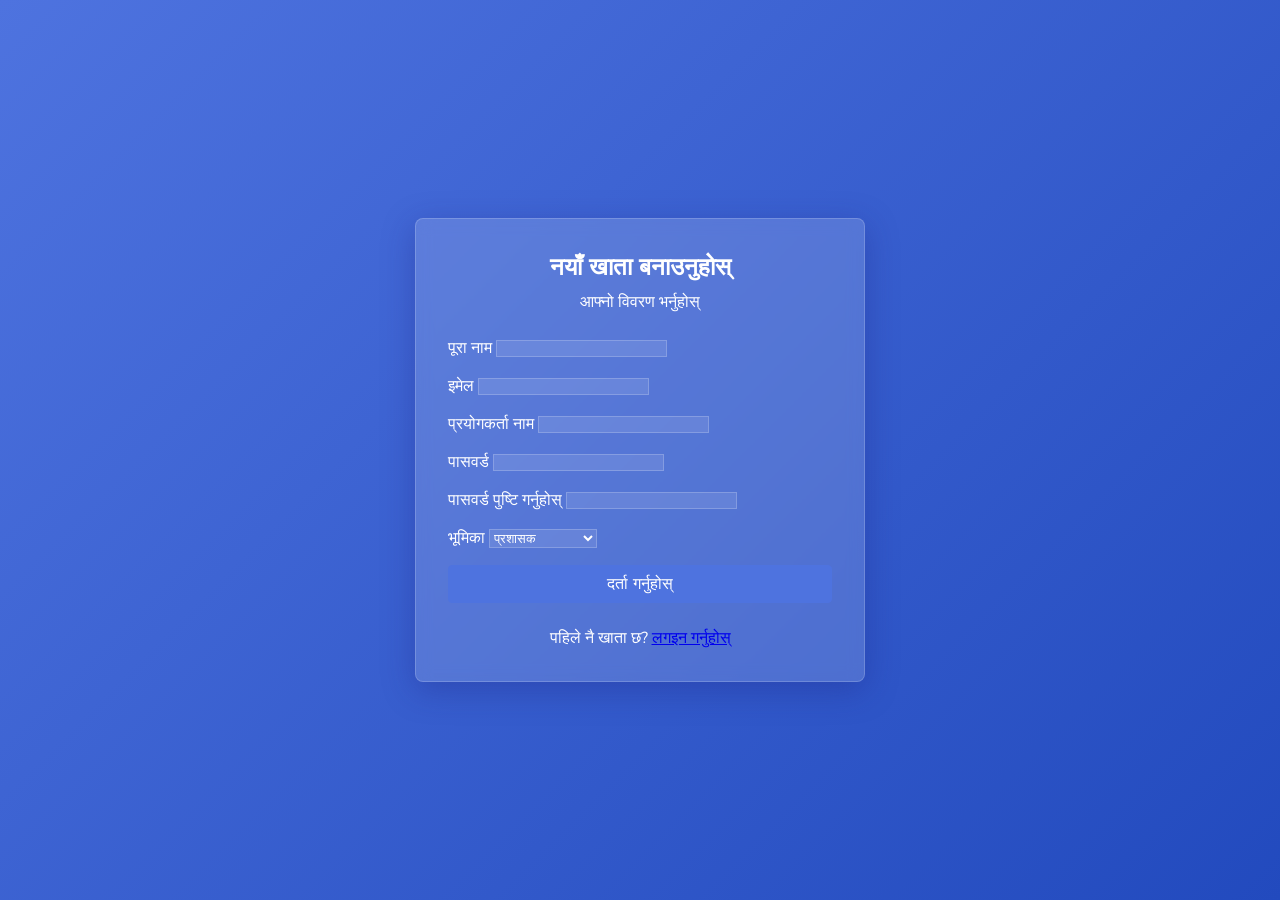
<file: pages/register.html>
<!DOCTYPE html>
<html lang="ne">
<head>
    <meta charset="UTF-8">
    <meta name="viewport" content="width=device-width, initial-scale=1.0">
    <title>खाता दर्ता - व्यवसाय रेकर्ड किपिंग सिस्टम</title>
    <link rel="stylesheet" href="../css/style.css">
    <link href="https://fonts.googleapis.com/css2?family=Nunito:wght@400;600;700&display=swap" rel="stylesheet">
    <link rel="stylesheet" href="https://cdnjs.cloudflare.com/ajax/libs/font-awesome/6.0.0-beta3/css/all.min.css">
</head>
<body>
    <div class="auth-container">
        <div class="auth-card">
            <div class="auth-header">
                <h1>नयाँ खाता बनाउनुहोस्</h1>
                <p>आफ्नो विवरण भर्नुहोस्</p>
            </div>
            <div id="registerAlert" class="alert alert-danger hidden"></div>
            <form id="registerForm">
                <div class="form-group">
                    <label for="fullName">पूरा नाम</label>
                    <input type="text" id="fullName" class="form-control" required>
                </div>
                <div class="form-group">
                    <label for="email">इमेल</label>
                    <input type="email" id="email" class="form-control" required>
                </div>
                <div class="form-group">
                    <label for="registerUsername">प्रयोगकर्ता नाम</label>
                    <input type="text" id="registerUsername" class="form-control" required>
                </div>
                <div class="form-group">
                    <label for="registerPassword">पासवर्ड</label>
                    <input type="password" id="registerPassword" class="form-control" required>
                </div>
                <div class="form-group">
                    <label for="confirmRegisterPassword">पासवर्ड पुष्टि गर्नुहोस्</label>
                    <input type="password" id="confirmRegisterPassword" class="form-control" required>
                </div>
                <div class="form-group">
                    <label for="role">भूमिका</label>
                    <select id="role" class="form-control">
                        <option value="admin">प्रशासक</option>
                        <option value="accountant">लेखापाल</option>
                        <option value="salesManager">बिक्री प्रबन्धक</option>
                        <option value="inventoryManager">भण्डार प्रबन्धक</option>
                        <option value="user">सामान्य प्रयोगकर्ता</option>
                    </select>
                </div>
                <button type="submit" class="btn btn-primary btn-block">दर्ता गर्नुहोस्</button>
            </form>
            <div class="text-center mt-4">
                <p>पहिले नै खाता छ? <a href="../index.html">लगइन गर्नुहोस्</a></p>
            </div>
        </div>
    </div>

    <script src="../js/auth.js"></script>
</body>
</html>
</file>
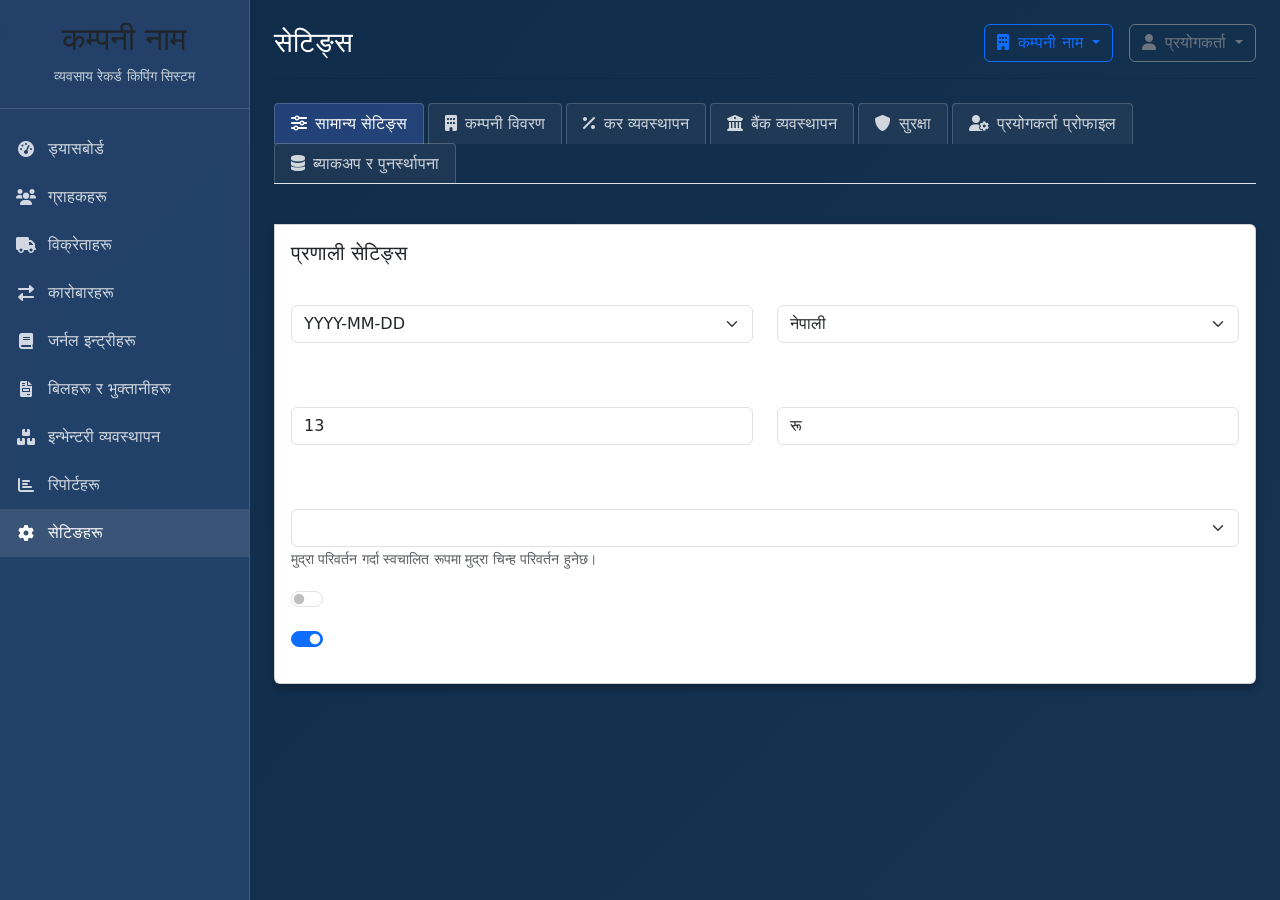
<file: pages/settings.html>
<!DOCTYPE html>
<html lang="ne">
<head>
    <meta charset="UTF-8">
    <meta name="viewport" content="width=device-width, initial-scale=1.0">
    <title>सेटिङ्स - व्यवसाय रेकर्ड किपिंग सिस्टम</title>
    <link rel="stylesheet" href="../css/style.css">
    <link href="https://fonts.googleapis.com/css2?family=Nunito:wght@400;600;700&display=swap" rel="stylesheet">
    <link rel="stylesheet" href="https://cdnjs.cloudflare.com/ajax/libs/font-awesome/6.0.0-beta3/css/all.min.css">
    <link href="https://cdn.jsdelivr.net/npm/bootstrap@5.3.0-alpha1/dist/css/bootstrap.min.css" rel="stylesheet">
    <link rel="stylesheet" href="https://cdn.jsdelivr.net/npm/bootstrap-icons@1.10.3/font/bootstrap-icons.css">
</head>
<body>
    <div class="dashboard-container">
        <!-- साइडबार -->
        <div class="sidebar">
            <div class="sidebar-header">
                <h2 id="sidebarCompanyName">कम्पनी नाम</h2>
                <div class="company-subtitle">व्यवसाय रेकर्ड किपिंग सिस्टम</div>
            </div>
            <div class="sidebar-menu">
                <a href="dashboard.html" class="sidebar-menu-item">
                    <i class="fas fa-tachometer-alt"></i>
                    <span>ड्यासबोर्ड</span>
                </a>
                <a href="customers.html" class="sidebar-menu-item">
                    <i class="fas fa-users"></i>
                    <span>ग्राहकहरू</span>
                </a>
                <a href="vendors.html" class="sidebar-menu-item">
                    <i class="fas fa-truck"></i>
                    <span>विक्रेताहरू</span>
                </a>
                <a href="transactions.html" class="sidebar-menu-item">
                    <i class="fas fa-exchange-alt"></i>
                    <span>कारोबारहरू</span>
                </a>
                <a href="journal.html" class="sidebar-menu-item">
                    <i class="fas fa-book"></i>
                    <span>जर्नल इन्ट्रीहरू</span>
                </a>
                <a href="invoices.html" class="sidebar-menu-item">
                    <i class="fas fa-file-invoice"></i>
                    <span>बिलहरू र भुक्तानीहरू</span>
                </a>
                <a href="inventory.html" class="sidebar-menu-item">
                    <i class="fas fa-boxes"></i>
                    <span>इन्भेन्टरी व्यवस्थापन</span>
                </a>
                <a href="reports.html" class="sidebar-menu-item">
                    <i class="fas fa-chart-bar"></i>
                    <span>रिपोर्टहरू</span>
                </a>
                <a href="settings.html" class="sidebar-menu-item active">
                    <i class="fas fa-cog"></i>
                    <span>सेटिङहरू</span>
                </a>
            </div>
        </div>

        <!-- मुख्य सामग्री -->
        <div class="main-content">
            <div class="top-bar">
                <h1>सेटिङ्स</h1>
                <div class="user-actions d-flex align-items-center">
                    <!-- Company Switcher Dropdown -->
                    <div class="dropdown me-3">
                        <button class="btn btn-outline-primary dropdown-toggle" type="button" id="companyDropdown" data-bs-toggle="dropdown" aria-expanded="false">
                            <i class="fas fa-building me-1"></i>
                            <span id="currentCompanyName">कम्पनी नाम</span>
                        </button>
                        <ul class="dropdown-menu dropdown-menu-end" id="companyDropdownMenu" aria-labelledby="companyDropdown">
                            <!-- कम्पनीहरू यहाँ लोड हुनेछन् -->
                            <li><a class="dropdown-item" href="create-company.html"><i class="fas fa-plus me-2"></i> नयाँ कम्पनी थप्नुहोस्</a></li>
                            <li><hr class="dropdown-divider"></li>
                        </ul>
                    </div>
                    
                    <!-- User Dropdown -->
                    <div class="dropdown">
                        <button class="btn btn-outline-secondary dropdown-toggle" type="button" id="userDropdown" data-bs-toggle="dropdown" aria-expanded="false">
                            <i class="fas fa-user me-1"></i>
                            <span id="currentUsername">प्रयोगकर्ता</span>
                        </button>
                        <ul class="dropdown-menu dropdown-menu-end" aria-labelledby="userDropdown">
                            <li><a class="dropdown-item" href="settings.html#profile"><i class="fas fa-user-cog me-2"></i> प्रोफाइल</a></li>
                            <li><a class="dropdown-item" href="settings.html#security"><i class="fas fa-shield-alt me-2"></i> सुरक्षा</a></li>
                            <li><hr class="dropdown-divider"></li>
                            <li><a class="dropdown-item" href="#" id="logoutBtn"><i class="fas fa-sign-out-alt me-2"></i> लगआउट</a></li>
                        </ul>
                    </div>
                </div>
            </div>

            <!-- सेटिङ्स ट्याबहरू -->
            <ul class="nav nav-tabs mb-4" id="settingsTabs" role="tablist">
                <li class="nav-item" role="presentation">
                    <button class="nav-link active" id="general-tab" data-bs-toggle="tab" data-bs-target="#general" type="button" role="tab" aria-controls="general" aria-selected="true">
                        <i class="fas fa-sliders-h me-2"></i>सामान्य सेटिङ्स
                    </button>
                </li>
                <li class="nav-item" role="presentation">
                    <button class="nav-link" id="company-tab" data-bs-toggle="tab" data-bs-target="#company" type="button" role="tab" aria-controls="company" aria-selected="false">
                        <i class="fas fa-building me-2"></i>कम्पनी विवरण
                    </button>
                </li>
                <li class="nav-item" role="presentation">
                    <button class="nav-link" id="tax-tab" data-bs-toggle="tab" data-bs-target="#tax" type="button" role="tab" aria-controls="tax" aria-selected="false">
                        <i class="fas fa-percentage me-2"></i>कर व्यवस्थापन
                    </button>
                </li>
                <li class="nav-item" role="presentation">
                    <button class="nav-link" id="bank-tab" data-bs-toggle="tab" data-bs-target="#bank" type="button" role="tab" aria-controls="bank" aria-selected="false">
                        <i class="fas fa-university me-2"></i>बैंक व्यवस्थापन
                    </button>
                </li>
                <li class="nav-item" role="presentation">
                    <button class="nav-link" id="security-tab" data-bs-toggle="tab" data-bs-target="#security" type="button" role="tab" aria-controls="security" aria-selected="false">
                        <i class="fas fa-shield-alt me-2"></i>सुरक्षा
                    </button>
                </li>
                <li class="nav-item" role="presentation">
                    <button class="nav-link" id="user-tab" data-bs-toggle="tab" data-bs-target="#user" type="button" role="tab" aria-controls="user" aria-selected="false">
                        <i class="fas fa-user-cog me-2"></i>प्रयोगकर्ता प्रोफाइल
                    </button>
                </li>
                <li class="nav-item" role="presentation">
                    <button class="nav-link" id="backup-tab" data-bs-toggle="tab" data-bs-target="#backup" type="button" role="tab" aria-controls="backup" aria-selected="false">
                        <i class="fas fa-database me-2"></i>ब्याकअप र पुनर्स्थापना
                    </button>
                </li>
            </ul>

            <!-- ट्याब सामग्री -->
            <div class="tab-content" id="settingsTabContent">
                <!-- सामान्य सेटिङ्स -->
                <div class="tab-pane fade show active" id="general" role="tabpanel" aria-labelledby="general-tab">
                    <div class="card">
                        <div class="card-body">
                            <h5 class="card-title">प्रणाली सेटिङ्स</h5>
                            
                            <div class="row mb-3">
                                <div class="col-md-6">
                                    <div class="form-group mb-3">
                                        <label for="dateFormat" class="form-label">मिति ढाँचा</label>
                                        <select id="dateFormat" class="form-select">
                                            <option value="YYYY-MM-DD">YYYY-MM-DD</option>
                                            <option value="DD-MM-YYYY">DD-MM-YYYY</option>
                                            <option value="MM-DD-YYYY">MM-DD-YYYY</option>
                                        </select>
                                    </div>
                                </div>
                                <div class="col-md-6">
                                    <div class="form-group mb-3">
                                        <label for="language" class="form-label">भाषा</label>
                                        <select id="language" class="form-select">
                                            <option value="ne">नेपाली</option>
                                            <option value="en">English</option>
                                        </select>
                                    </div>
                                </div>
                            </div>
                            
                            <div class="row mb-3">
                                <div class="col-md-6">
                                    <div class="form-group mb-3">
                                        <label for="taxRate" class="form-label">पूर्वनिर्धारित कर दर (%)</label>
                                        <input type="number" id="taxRate" class="form-control" min="0" max="100" step="0.01" value="13">
                                    </div>
                                </div>
                                <div class="col-md-6">
                                    <div class="form-group mb-3">
                                        <label for="currencySymbol" class="form-label">मुद्रा चिन्ह</label>
                                        <input type="text" id="currencySymbol" class="form-control" value="रू">
                                    </div>
                                </div>
                            </div>
                            
                            <div class="form-group mb-3">
                                <label for="currencySelector" class="form-label">प्राथमिक मुद्रा</label>
                                <select id="currencySelector" class="form-select">
                                    <!-- मुद्राहरू जाभास्क्रिप्टबाट थपिनेछन् -->
                                </select>
                                <small class="form-text text-muted">मुद्रा परिवर्तन गर्दा स्वचालित रूपमा मुद्रा चिन्ह परिवर्तन हुनेछ।</small>
                            </div>
                            
                            <div class="form-check form-switch mb-3">
                                <input class="form-check-input" type="checkbox" id="darkModeSwitch">
                                <label class="form-check-label" for="darkModeSwitch">डार्क मोड</label>
                            </div>
                            
                            <div class="form-check form-switch mb-3">
                                <input class="form-check-input" type="checkbox" id="notificationsSwitch" checked>
                                <label class="form-check-label" for="notificationsSwitch">नोटिफिकेसनहरू सक्षम गर्नुहोस्</label>
                            </div>
                        </div>
                    </div>
                </div>
                
                <!-- कम्पनी विवरण -->
                <div class="tab-pane fade" id="company" role="tabpanel" aria-labelledby="company-tab">
                    <div class="card">
                        <div class="card-body">
                            <h5 class="card-title">कम्पनी प्रोफाइल</h5>
                            
                            <div class="row mb-3">
                                <div class="col-md-6">
                                    <div class="form-group mb-3">
                                        <label for="companyName" class="form-label">कम्पनी नाम</label>
                                        <input type="text" id="companyName" class="form-control">
                                    </div>
                                </div>
                                <div class="col-md-6">
                                    <div class="form-group mb-3">
                                        <label for="companyType" class="form-label">व्यवसाय प्रकार</label>
                                        <select id="companyType" class="form-select">
                                            <option value="retail">खुद्रा व्यापार</option>
                                            <option value="wholesale">थोक व्यापार</option>
                                            <option value="manufacturing">उत्पादन</option>
                                            <option value="service">सेवा</option>
                                            <option value="other">अन्य</option>
                                        </select>
                                    </div>
                                </div>
                            </div>
                            
                            <div class="row mb-3">
                                <div class="col-md-6">
                                    <div class="form-group mb-3">
                                        <label for="companyPAN" class="form-label">प्यान/भ्याट नम्बर</label>
                                        <input type="text" id="companyPAN" class="form-control">
                                    </div>
                                </div>
                                <div class="col-md-6">
                                    <div class="form-group mb-3">
                                        <label for="fiscalYear" class="form-label">आर्थिक वर्ष शुरु</label>
                                        <input type="date" id="fiscalYear" class="form-control">
                                    </div>
                                </div>
                            </div>
                            
                            <div class="row mb-3">
                                <div class="col-md-6">
                                    <div class="form-group mb-3">
                                        <label for="companyPhone" class="form-label">फोन नम्बर</label>
                                        <input type="text" id="companyPhone" class="form-control">
                                    </div>
                                </div>
                                <div class="col-md-6">
                                    <div class="form-group mb-3">
                                        <label for="companyEmail" class="form-label">इमेल</label>
                                        <input type="email" id="companyEmail" class="form-control">
                                    </div>
                                </div>
                            </div>
                            
                            <div class="form-group mb-3">
                                <label for="companyAddress" class="form-label">ठेगाना</label>
                                <textarea id="companyAddress" class="form-control" rows="3"></textarea>
                            </div>
                            
                            <div class="form-group mb-3">
                                <label for="companyLogo" class="form-label">कम्पनी लोगो</label>
                                <input type="file" id="companyLogo" class="form-control" accept="image/*">
                                <div id="logoPreview" class="mt-2"></div>
                            </div>
                        </div>
                    </div>
                    
                    <div class="card mt-4">
                        <div class="card-body">
                            <h5 class="card-title">कम्पनी व्यवस्थापन</h5>
                            
                            <div class="d-grid gap-2">
                                <button id="createNewCompanyBtn" class="btn btn-primary">
                                    <i class="fas fa-plus-circle me-2"></i> नयाँ कम्पनी बनाउनुहोस्
                                </button>
                                <button id="switchCompanyBtn" class="btn btn-info">
                                    <i class="fas fa-exchange-alt me-2"></i> कम्पनी परिवर्तन गर्नुहोस्
                                </button>
                                <button id="deleteCompanyBtn" class="btn btn-danger">
                                    <i class="fas fa-trash-alt me-2"></i> यो कम्पनी मेटाउनुहोस्
                                </button>
                            </div>
                        </div>
                    </div>
                </div>
                
                <!-- कर व्यवस्थापन -->
                <div class="tab-pane fade" id="tax" role="tabpanel" aria-labelledby="tax-tab">
                    <div class="card">
                        <div class="card-body">
                            <h5 class="card-title">कर व्यवस्थापन</h5>
                            
                            <div class="row mb-3">
                                <div class="col-md-6">
                                    <div class="form-group mb-3">
                                        <label for="taxRate" class="form-label">पूर्वनिर्धारित कर दर (%)</label>
                                        <input type="number" id="taxRate" class="form-control" min="0" max="100" step="0.01" value="13">
                                    </div>
                                </div>
                                <div class="col-md-6">
                                    <div class="form-check form-switch mb-3 mt-4">
                                        <input class="form-check-input" type="checkbox" id="autoTaxSwitch" checked>
                                        <label class="form-check-label" for="autoTaxSwitch">स्वचालित कर गणना</label>
                                    </div>
                                </div>
                            </div>
                            
                            <h6 class="mt-4">कर नियमहरू</h6>
                            <p class="text-muted">विभिन्न प्रकारका उत्पादन र सेवाहरूको लागि अलग-अलग कर दरहरू सेट गर्नुहोस्</p>
                            
                            <div id="taxRulesContainer">
                                <!-- Tax rules will be added here by JavaScript -->
                            </div>
                            
                            <div class="mt-3">
                                <button type="button" class="btn btn-outline-primary" id="addTaxRuleBtn">
                                    <i class="fas fa-plus-circle me-2"></i> नयाँ कर नियम थप्नुहोस्
                                </button>
                            </div>
                            
                            <hr>
                            
                            <h6 class="mt-4">कर रिपोर्ट सेटिङ्स</h6>
                            
                            <div class="row mb-3">
                                <div class="col-md-6">
                                    <div class="form-group mb-3">
                                        <label for="taxPeriod" class="form-label">पूर्वनिर्धारित कर अवधि</label>
                                        <select id="taxPeriod" class="form-select">
                                            <option value="monthly">मासिक</option>
                                            <option value="quarterly">त्रैमासिक</option>
                                            <option value="yearly">वार्षिक</option>
                                        </select>
                                    </div>
                                </div>
                                <div class="col-md-6">
                                    <div class="form-group mb-3">
                                        <label for="taxAuthority" class="form-label">कर अधिकारी/निकाय</label>
                                        <input type="text" id="taxAuthority" class="form-control" placeholder="जस्तै: आन्तरिक राजस्व विभाग">
                                    </div>
                                </div>
                            </div>
                        </div>
                    </div>
                </div>
                
                <!-- बैंक व्यवस्थापन -->
                <div class="tab-pane fade" id="bank" role="tabpanel" aria-labelledby="bank-tab">
                    <div class="card">
                        <div class="card-body">
                            <h5 class="card-title">बैंक खाता व्यवस्थापन</h5>
                            
                            <p class="text-muted">तपाईंको व्यवसायको लागि बैंक खाताहरू थप्नुहोस् र व्यवस्थापन गर्नुहोस्</p>
                            
                            <div id="bankAccountsContainer">
                                <!-- Bank accounts will be added here by JavaScript -->
                            </div>
                            
                            <div class="mt-3">
                                <button type="button" class="btn btn-outline-primary" id="addBankAccountBtn">
                                    <i class="fas fa-plus-circle me-2"></i> नयाँ बैंक खाता थप्नुहोस्
                                </button>
                            </div>
                            
                            <hr>
                            
                            <h6 class="mt-4">बैंक रिकन्सिलेसन सेटिङ्स</h6>
                            
                            <div class="form-group mb-3">
                                <label for="reconciliationFrequency" class="form-label">रिकन्सिलेसन आवृत्ति</label>
                                <select id="reconciliationFrequency" class="form-select">
                                    <option value="weekly">साप्ताहिक</option>
                                    <option value="monthly" selected>मासिक</option>
                                    <option value="quarterly">त्रैमासिक</option>
                                </select>
                            </div>
                            
                            <div class="form-check form-switch mb-3">
                                <input class="form-check-input" type="checkbox" id="autoReconciliationSwitch">
                                <label class="form-check-label" for="autoReconciliationSwitch">स्वचालित रिकन्सिलेसन सुझावहरू</label>
                            </div>
                        </div>
                    </div>
                </div>
                
                <!-- सुरक्षा -->
                <div class="tab-pane fade" id="security" role="tabpanel" aria-labelledby="security-tab">
                    <div class="card">
                        <div class="card-body">
                            <h5 class="card-title">सुरक्षा सेटिङ्स</h5>
                            
                            <div class="form-check form-switch mb-3">
                                <input class="form-check-input" type="checkbox" id="enableTwoFactor">
                                <label class="form-check-label" for="enableTwoFactor">दुई-कारक प्रमाणीकरण सक्षम गर्नुहोस्</label>
                                <div class="form-text text-muted">लगइन गर्दा थप सुरक्षा स्तर थप्न पासवर्डको अतिरिक्त मोबाइल फोनमा भेरिफिकेसन कोड प्राप्त गर्नुहोस्</div>
                            </div>
                            
                            <div class="form-check form-switch mb-3">
                                <input class="form-check-input" type="checkbox" id="enableAuditTrail" checked>
                                <label class="form-check-label" for="enableAuditTrail">अडिट ट्रेल सक्षम गर्नुहोस्</label>
                                <div class="form-text text-muted">सिस्टममा गरिएका सबै परिवर्तनहरूको विस्तृत लग सुरक्षित गर्नुहोस्</div>
                            </div>
                            
                            <hr>
                            
                            <h6>प्रयोगकर्ता अनुमतिहरू</h6>
                            <p class="text-muted">संस्थाका प्रयोगकर्ताहरूको पहुँच स्तर व्यवस्थापन गर्नुहोस्</p>
                            
                            <div id="userRolesContainer">
                                <!-- User roles will be added here by JavaScript -->
                            </div>
                            
                            <div class="mt-3">
                                <button type="button" class="btn btn-outline-primary" id="addUserBtn">
                                    <i class="fas fa-user-plus me-2"></i> नयाँ प्रयोगकर्ता आमन्त्रित गर्नुहोस्
                                </button>
                            </div>
                        </div>
                    </div>
                    
                    <div class="card mt-4">
                        <div class="card-body">
                            <h5 class="card-title">अडिट लग</h5>
                            
                            <div class="mb-3">
                                <label for="auditLogFilter" class="form-label">फिल्टर अपरेसन</label>
                                <select id="auditLogFilter" class="form-select">
                                    <option value="all">सबै कार्यहरू</option>
                                    <option value="login">लगिन/लगआउट</option>
                                    <option value="data">डाटा परिवर्तन</option>
                                    <option value="settings">सेटिङ्स परिवर्तन</option>
                                    <option value="users">प्रयोगकर्ता व्यवस्थापन</option>
                                </select>
                            </div>
                            
                            <div class="table-responsive">
                                <table class="table table-sm table-striped">
                                    <thead>
                                        <tr>
                                            <th>मिति/समय</th>
                                            <th>प्रयोगकर्ता</th>
                                            <th>कार्य</th>
                                            <th>विवरण</th>
                                        </tr>
                                    </thead>
                                    <tbody id="auditLogTable">
                                        <!-- Audit log entries will be added here by JavaScript -->
                                        <tr>
                                            <td colspan="4" class="text-center">अडिट ट्रेल लोड हुँदैछ...</td>
                                        </tr>
                                    </tbody>
                                </table>
                            </div>
                        </div>
                    </div>
                </div>
                
                <!-- प्रयोगकर्ता प्रोफाइल -->
                <div class="tab-pane fade" id="user" role="tabpanel" aria-labelledby="user-tab">
                    <div class="card">
                        <div class="card-body">
                            <h5 class="card-title">प्रयोगकर्ता विवरण</h5>
                            
                            <div class="row mb-3">
                                <div class="col-md-6">
                                    <div class="form-group mb-3">
                                        <label for="userName" class="form-label">नाम</label>
                                        <input type="text" id="userName" class="form-control">
                                    </div>
                                </div>
                                <div class="col-md-6">
                                    <div class="form-group mb-3">
                                        <label for="userEmail" class="form-label">इमेल</label>
                                        <input type="email" id="userEmail" class="form-control">
                                    </div>
                                </div>
                            </div>
                            
                            <div class="form-group mb-3">
                                <label for="userPhone" class="form-label">फोन नम्बर</label>
                                <input type="text" id="userPhone" class="form-control">
                            </div>
                            
                            <h6 class="mt-4 mb-3">पासवर्ड परिवर्तन गर्नुहोस्</h6>
                            
                            <div class="form-group mb-3">
                                <label for="currentPassword" class="form-label">वर्तमान पासवर्ड</label>
                                <input type="password" id="currentPassword" class="form-control">
                            </div>
                            
                            <div class="row mb-3">
                                <div class="col-md-6">
                                    <div class="form-group mb-3">
                                        <label for="newPassword" class="form-label">नयाँ पासवर्ड</label>
                                        <input type="password" id="newPassword" class="form-control">
                                    </div>
                                </div>
                                <div class="col-md-6">
                                    <div class="form-group mb-3">
                                        <label for="confirmPassword" class="form-label">पासवर्ड पुष्टि गर्नुहोस्</label>
                                        <input type="password" id="confirmPassword" class="form-control">
                                    </div>
                                </div>
                            </div>
                            
                            <button id="changePasswordBtn" class="btn btn-primary">
                                <i class="fas fa-key me-2"></i> पासवर्ड परिवर्तन गर्नुहोस्
                            </button>
                            
                            <hr class="my-4">
                            
                            <h6 class="text-danger">खतरनाक क्षेत्र</h6>
                            <p class="text-muted">यो कार्य पूर्णरूपमा अपरिवर्तनीय छ र तपाईंको सबै डाटा मेटिनेछ</p>
                            
                            <button id="deleteAccountBtn" class="btn btn-outline-danger">
                                <i class="fas fa-trash-alt me-2"></i> खाता मेटाउनुहोस्
                            </button>
                        </div>
                    </div>
                </div>
                
                <!-- ब्याकअप र पुनर्स्थापना -->
                <div class="tab-pane fade" id="backup" role="tabpanel" aria-labelledby="backup-tab">
                    <div class="card">
                        <div class="card-body">
                            <h5 class="card-title">डाटा व्यवस्थापन</h5>
                            
                            <div class="alert alert-warning">
                                <i class="fas fa-exclamation-triangle me-2"></i> नियमित रूपमा आफ्नो डाटा ब्याकअप गर्न सिफारिस गरिन्छ।
                            </div>
                            
                            <div class="row mb-4">
                                <div class="col-md-6">
                                    <div class="card h-100">
                                        <div class="card-body text-center">
                                            <i class="fas fa-cloud-download-alt fa-3x mb-3 text-primary"></i>
                                            <h5>डाटा ब्याकअप</h5>
                                            <p>तपाईंको सम्पूर्ण व्यवसाय डाटाको ब्याकअप डाउनलोड गर्नुहोस्</p>
                                            <button id="backupBtn" class="btn btn-primary">
                                                <i class="fas fa-download me-2"></i> ब्याकअप डाउनलोड गर्नुहोस्
                                            </button>
                                        </div>
                                    </div>
                                </div>
                                
                                <div class="col-md-6">
                                    <div class="card h-100">
                                        <div class="card-body text-center">
                                            <i class="fas fa-cloud-upload-alt fa-3x mb-3 text-success"></i>
                                            <h5>डाटा पुनर्स्थापना</h5>
                                            <p>पहिले ब्याकअप गरिएको डाटा पुनर्स्थापना गर्नुहोस्</p>
                                            <div class="input-group mb-3">
                                                <input type="file" class="form-control" id="restoreFile" accept=".json">
                                                <button id="restoreBtn" class="btn btn-success">
                                                    <i class="fas fa-upload me-2"></i> पुनर्स्थापना
                                                </button>
                                            </div>
                                        </div>
                                    </div>
                                </div>
                            </div>
                            
                            <div class="card bg-light">
                                <div class="card-body">
                                    <h5 class="card-title text-danger">खतरनाक क्षेत्र</h5>
                                    
                                    <div class="alert alert-danger">
                                        <i class="fas fa-exclamation-triangle me-2"></i> सावधान: यी कार्यहरू तपाईंको डाटा स्थायी रूपमा मेटाउन सक्छन्। सावधानीपूर्वक प्रयोग गर्नुहोस्।
                                    </div>
                                    
                                    <div class="row">
                                        <div class="col-md-6">
                                            <button id="clearTransactionsBtn" class="btn btn-outline-danger mb-3 w-100">
                                                <i class="fas fa-eraser me-2"></i> सबै लेनदेनहरू मेटाउनुहोस्
                                            </button>
                                        </div>
                                        <div class="col-md-6">
                                            <button id="resetDataBtn" class="btn btn-danger mb-3 w-100">
                                                <i class="fas fa-trash-alt me-2"></i> सबै डाटा मेटाउनुहोस्
                                            </button>
                                        </div>
                                    </div>
                                </div>
                            </div>
                        </div>
                    </div>
                </div>
            </div>
        </div>
    </div>

    <!-- मोबाइल साइडबार टगल बटन -->
    <button id="mobileToggle" class="mobile-toggle">
        <i class="fas fa-bars"></i>
    </button>

    <!-- JS -->
    <script src="https://cdn.jsdelivr.net/npm/bootstrap@5.3.0-alpha1/dist/js/bootstrap.bundle.min.js"></script>
    <script src="../js/app.js"></script>
    <script src="../js/database.js"></script>
    <script src="../js/settings.js"></script>
</body>
</html>
</file>
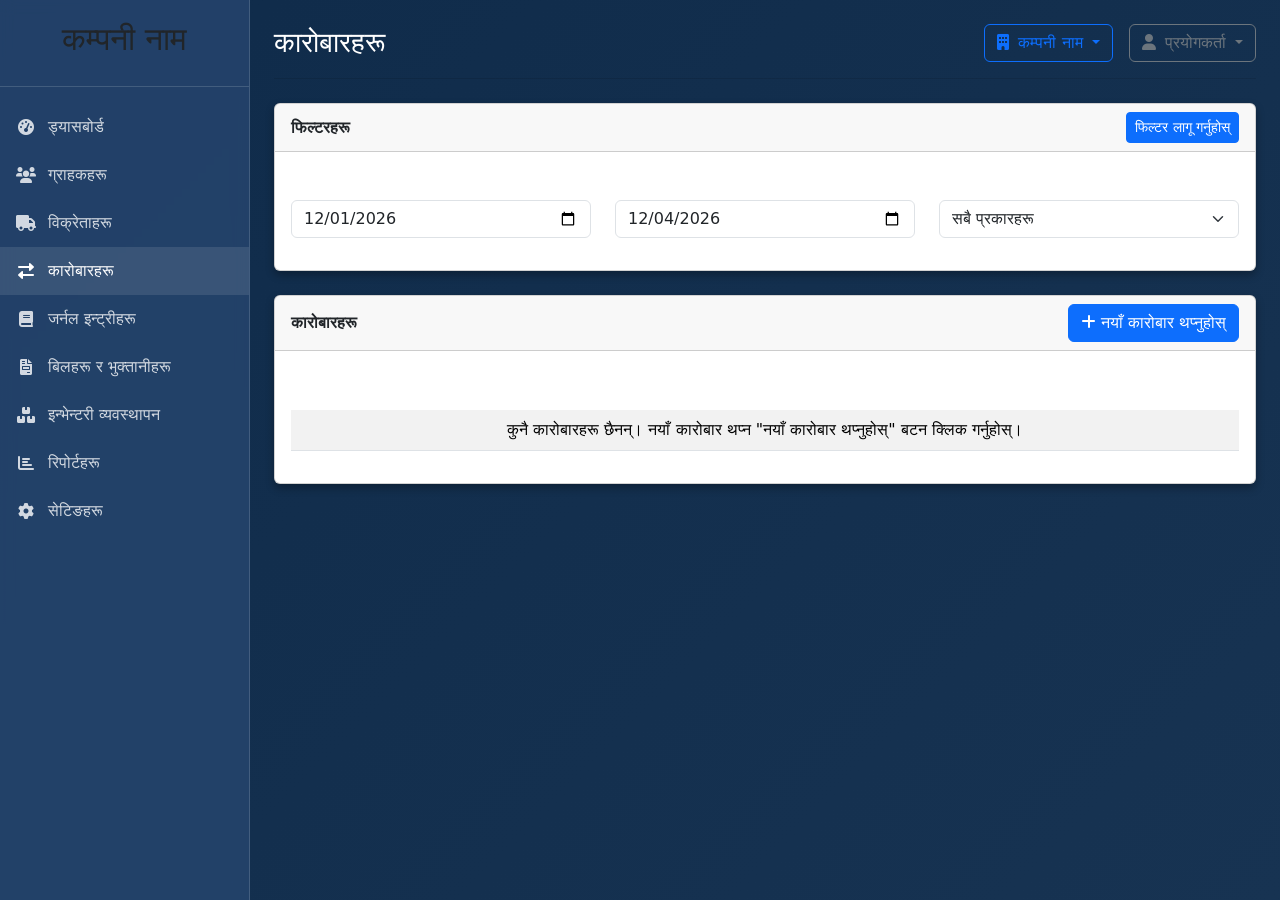
<file: pages/transactions.html>
<!DOCTYPE html>
<html lang="ne">
<head>
    <meta charset="UTF-8">
    <meta name="viewport" content="width=device-width, initial-scale=1.0">
    <title>कारोबारहरू - व्यवसाय रेकर्ड किपिंग सिस्टम</title>
    <link rel="stylesheet" href="../css/style.css">
    <link href="https://fonts.googleapis.com/css2?family=Nunito:wght@400;600;700&display=swap" rel="stylesheet">
    <link rel="stylesheet" href="https://cdnjs.cloudflare.com/ajax/libs/font-awesome/6.0.0-beta3/css/all.min.css">
    <link href="https://cdn.jsdelivr.net/npm/bootstrap@5.3.0-alpha1/dist/css/bootstrap.min.css" rel="stylesheet">
    <link rel="stylesheet" href="https://cdn.jsdelivr.net/npm/bootstrap-icons@1.10.3/font/bootstrap-icons.css">
</head>
<body>
    <div class="dashboard-container">
        <!-- Sidebar -->
        <div class="sidebar">
            <div class="sidebar-header">
                <h2 id="sidebarCompanyName">कम्पनी नाम</h2>
            </div>
            <div class="sidebar-menu">
                <a href="dashboard.html" class="sidebar-menu-item">
                    <i class="fas fa-tachometer-alt"></i>
                    <span>ड्यासबोर्ड</span>
                </a>
                <a href="customers.html" class="sidebar-menu-item">
                    <i class="fas fa-users"></i>
                    <span>ग्राहकहरू</span>
                </a>
                <a href="vendors.html" class="sidebar-menu-item">
                    <i class="fas fa-truck"></i>
                    <span>विक्रेताहरू</span>
                </a>
                <a href="transactions.html" class="sidebar-menu-item active">
                    <i class="fas fa-exchange-alt"></i>
                    <span>कारोबारहरू</span>
                </a>
                <a href="journal.html" class="sidebar-menu-item">
                    <i class="fas fa-book"></i>
                    <span>जर्नल इन्ट्रीहरू</span>
                </a>
                <a href="invoices.html" class="sidebar-menu-item">
                    <i class="fas fa-file-invoice"></i>
                    <span>बिलहरू र भुक्तानीहरू</span>
                </a>
                <a href="inventory.html" class="sidebar-menu-item">
                    <i class="fas fa-boxes"></i>
                    <span>इन्भेन्टरी व्यवस्थापन</span>
                </a>
                <a href="reports.html" class="sidebar-menu-item">
                    <i class="fas fa-chart-bar"></i>
                    <span>रिपोर्टहरू</span>
                </a>
                <a href="settings.html" class="sidebar-menu-item">
                    <i class="fas fa-cog"></i>
                    <span>सेटिङहरू</span>
                </a>
            </div>
        </div>

        <!-- Main Content -->
        <div class="main-content">
            <div class="top-bar">
                <h1>कारोबारहरू</h1>
                <div class="user-actions d-flex align-items-center">
                    <!-- Company Switcher Dropdown -->
                    <div class="dropdown me-3">
                        <button class="btn btn-outline-primary dropdown-toggle" type="button" id="companyDropdown" data-bs-toggle="dropdown" aria-expanded="false">
                            <i class="fas fa-building me-1"></i>
                            <span id="currentCompanyName">कम्पनी नाम</span>
                        </button>
                        <ul class="dropdown-menu dropdown-menu-end" id="companyDropdownMenu" aria-labelledby="companyDropdown">
                            <!-- कम्पनीहरू यहाँ लोड हुनेछन् -->
                            <li><a class="dropdown-item" href="create-company.html"><i class="fas fa-plus me-2"></i> नयाँ कम्पनी थप्नुहोस्</a></li>
                            <li><hr class="dropdown-divider"></li>
                        </ul>
                    </div>
                    
                    <!-- User Dropdown -->
                    <div class="dropdown">
                        <button class="btn btn-outline-secondary dropdown-toggle" type="button" id="userDropdown" data-bs-toggle="dropdown" aria-expanded="false">
                            <i class="fas fa-user me-1"></i>
                            <span id="currentUsername">प्रयोगकर्ता</span>
                        </button>
                        <ul class="dropdown-menu dropdown-menu-end" aria-labelledby="userDropdown">
                            <li><a class="dropdown-item" href="settings.html#profile"><i class="fas fa-user-cog me-2"></i> प्रोफाइल</a></li>
                            <li><a class="dropdown-item" href="settings.html#security"><i class="fas fa-shield-alt me-2"></i> सुरक्षा</a></li>
                            <li><hr class="dropdown-divider"></li>
                            <li><a class="dropdown-item" href="#" id="logoutBtn"><i class="fas fa-sign-out-alt me-2"></i> लगआउट</a></li>
                        </ul>
                    </div>
                </div>
            </div>

            <div class="card mb-4">
                <div class="card-header d-flex justify-content-between align-items-center">
                    <div>फिल्टरहरू</div>
                    <button id="applyFilterBtn" class="btn btn-sm btn-primary">फिल्टर लागू गर्नुहोस्</button>
                </div>
                <div class="card-body">
                    <div class="row">
                        <div class="col-md-4">
                            <div class="mb-3">
                                <label for="filterStartDate" class="form-label">सुरु मिति</label>
                                <input type="date" class="form-control" id="filterStartDate">
                            </div>
                        </div>
                        <div class="col-md-4">
                            <div class="mb-3">
                                <label for="filterEndDate" class="form-label">अन्तिम मिति</label>
                                <input type="date" class="form-control" id="filterEndDate">
                            </div>
                        </div>
                        <div class="col-md-4">
                            <div class="mb-3">
                                <label for="filterType" class="form-label">प्रकार</label>
                                <select class="form-select" id="filterType">
                                    <option value="">सबै प्रकारहरू</option>
                                    <option value="income">आम्दानी</option>
                                    <option value="expense">खर्च</option>
                                    <option value="transfer">स्थानान्तरण</option>
                                    <option value="sale">बिक्री</option>
                                    <option value="purchase">खरीद</option>
                                    <option value="payment">भुक्तानी</option>
                                    <option value="receipt">रसिद</option>
                                </select>
                            </div>
                        </div>
                    </div>
                </div>
            </div>

            <div class="card">
                <div class="card-header d-flex justify-content-between align-items-center">
                    <div>कारोबारहरू</div>
                    <button id="addTransactionBtn" class="btn btn-primary">
                        <i class="fas fa-plus"></i> नयाँ कारोबार थप्नुहोस्
                    </button>
                </div>
                <div class="card-body">
                    <div class="table-responsive">
                        <table class="table table-striped table-hover">
                            <thead>
                                <tr>
                                    <th>मिति</th>
                                    <th>विवरण</th>
                                    <th>प्रकार</th>
                                    <th>रकम</th>
                                    <th>खाता</th>
                                    <th>कार्यहरू</th>
                                </tr>
                            </thead>
                            <tbody id="transactionTableBody">
                                <!-- कारोबारहरू यहाँ लोड हुनेछन् -->
                            </tbody>
                        </table>
                    </div>
                </div>
            </div>
        </div>
    </div>

    <!-- Modal for Adding Transaction -->
    <div class="modal fade" id="addTransactionModal" tabindex="-1" aria-labelledby="addTransactionModalLabel" aria-hidden="true">
        <div class="modal-dialog modal-dialog-centered">
            <div class="modal-content">
                <div class="modal-header">
                    <h5 class="modal-title" id="addTransactionModalLabel">नयाँ कारोबार थप्नुहोस्</h5>
                    <button type="button" class="btn-close" data-bs-dismiss="modal" aria-label="Close"></button>
                </div>
                <div class="modal-body">
                    <form id="addTransactionForm">
                        <div class="mb-3">
                            <label for="transactionDate" class="form-label">मिति *</label>
                            <input type="date" class="form-control" id="transactionDate" required>
                        </div>
                        <div class="mb-3">
                            <label for="transactionType" class="form-label">प्रकार *</label>
                            <select class="form-select" id="transactionType" required>
                                <option value="">प्रकार छान्नुहोस्</option>
                                <option value="income">आम्दानी</option>
                                <option value="expense">खर्च</option>
                                <option value="transfer">स्थानान्तरण</option>
                                <option value="sale">बिक्री</option>
                                <option value="purchase">खरीद</option>
                                <option value="payment">भुक्तानी</option>
                                <option value="receipt">रसिद</option>
                            </select>
                        </div>
                        <div class="mb-3">
                            <label for="transactionAmount" class="form-label">रकम *</label>
                            <div class="input-group">
                                <span class="input-group-text" id="currencySymbol">रू</span>
                                <input type="number" class="form-control" id="transactionAmount" placeholder="0.00" step="0.01" required>
                            </div>
                        </div>
                        <div class="mb-3">
                            <label for="transactionAccount" class="form-label">खाता</label>
                            <select class="form-select" id="transactionAccount">
                                <option value="cash">नगद</option>
                                <option value="bank">बैंक</option>
                                <option value="credit_card">क्रेडिट कार्ड</option>
                                <option value="other">अन्य</option>
                            </select>
                        </div>
                        <div class="mb-3">
                            <label for="transactionCategory" class="form-label">श्रेणी</label>
                            <input type="text" class="form-control" id="transactionCategory" placeholder="श्रेणी वा विवरण">
                        </div>
                        <div class="mb-3">
                            <label for="transactionNote" class="form-label">नोट</label>
                            <textarea class="form-control" id="transactionNote" rows="3"></textarea>
                        </div>
                    </form>
                </div>
                <div class="modal-footer">
                    <button type="button" class="btn btn-secondary" data-bs-dismiss="modal">रद्द गर्नुहोस्</button>
                    <button type="button" class="btn btn-primary" id="saveTransactionBtn">सेभ गर्नुहोस्</button>
                </div>
            </div>
        </div>
    </div>

    <script src="https://cdn.jsdelivr.net/npm/bootstrap@5.3.0-alpha1/dist/js/bootstrap.bundle.min.js"></script>
    <script src="../js/database.js"></script>
    <script src="../js/transactions.js"></script>
</body>
</html>
</file>
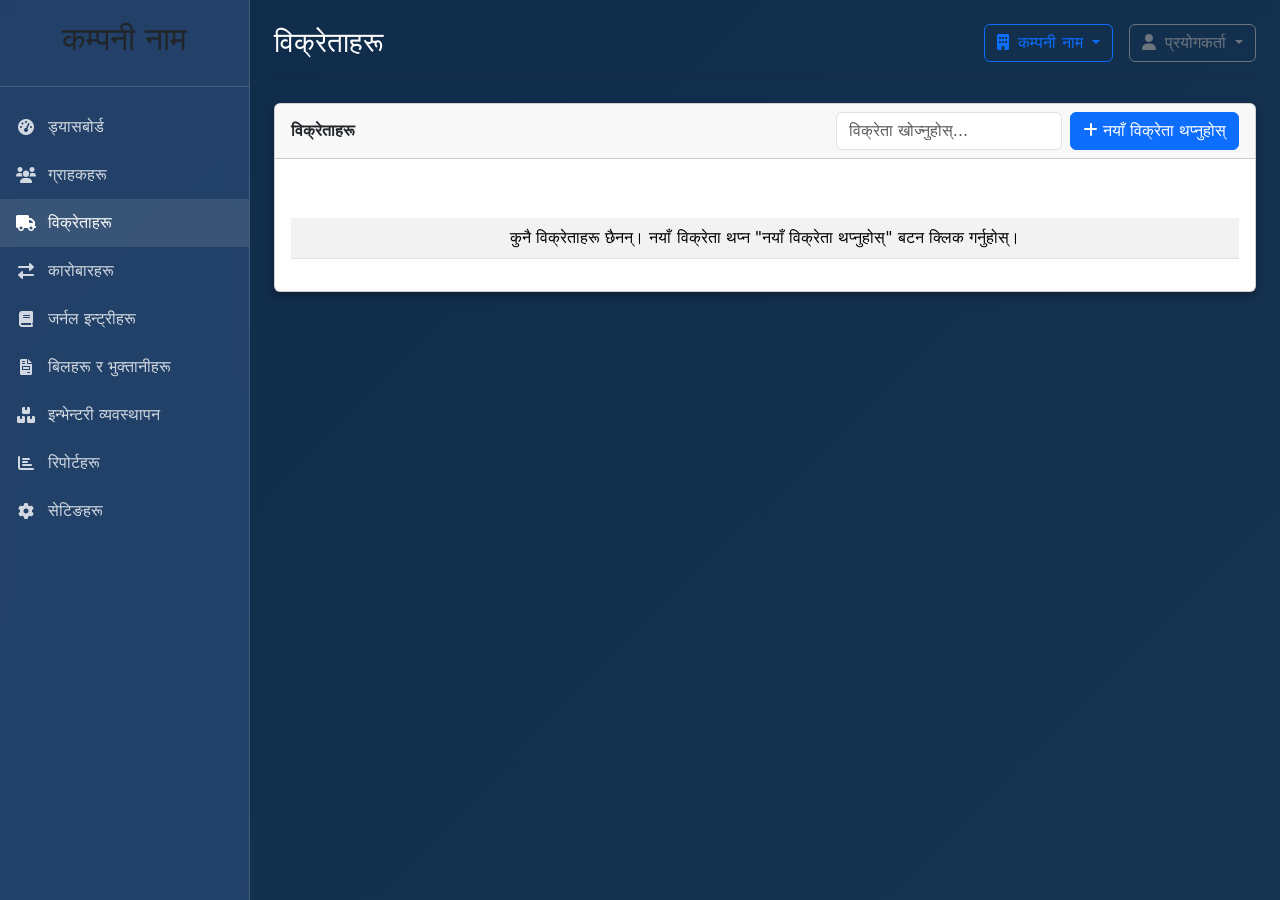
<file: pages/vendors.html>
<!DOCTYPE html>
<html lang="ne">
<head>
    <meta charset="UTF-8">
    <meta name="viewport" content="width=device-width, initial-scale=1.0">
    <title>विक्रेताहरू - व्यवसाय रेकर्ड किपिंग सिस्टम</title>
    <link rel="stylesheet" href="../css/style.css">
    <link href="https://fonts.googleapis.com/css2?family=Nunito:wght@400;600;700&display=swap" rel="stylesheet">
    <link rel="stylesheet" href="https://cdnjs.cloudflare.com/ajax/libs/font-awesome/6.0.0-beta3/css/all.min.css">
    <link href="https://cdn.jsdelivr.net/npm/bootstrap@5.3.0-alpha1/dist/css/bootstrap.min.css" rel="stylesheet">
    <link rel="stylesheet" href="https://cdn.jsdelivr.net/npm/bootstrap-icons@1.10.3/font/bootstrap-icons.css">
</head>
<body>
    <div class="dashboard-container">
        <!-- Sidebar -->
        <div class="sidebar">
            <div class="sidebar-header">
                <h2 id="sidebarCompanyName">कम्पनी नाम</h2>
            </div>
            <div class="sidebar-menu">
                <a href="dashboard.html" class="sidebar-menu-item">
                    <i class="fas fa-tachometer-alt"></i>
                    <span>ड्यासबोर्ड</span>
                </a>
                <a href="customers.html" class="sidebar-menu-item">
                    <i class="fas fa-users"></i>
                    <span>ग्राहकहरू</span>
                </a>
                <a href="vendors.html" class="sidebar-menu-item active">
                    <i class="fas fa-truck"></i>
                    <span>विक्रेताहरू</span>
                </a>
                <a href="transactions.html" class="sidebar-menu-item">
                    <i class="fas fa-exchange-alt"></i>
                    <span>कारोबारहरू</span>
                </a>
                <a href="journal.html" class="sidebar-menu-item">
                    <i class="fas fa-book"></i>
                    <span>जर्नल इन्ट्रीहरू</span>
                </a>
                <a href="invoices.html" class="sidebar-menu-item">
                    <i class="fas fa-file-invoice"></i>
                    <span>बिलहरू र भुक्तानीहरू</span>
                </a>
                <a href="inventory.html" class="sidebar-menu-item">
                    <i class="fas fa-boxes"></i>
                    <span>इन्भेन्टरी व्यवस्थापन</span>
                </a>
                <a href="reports.html" class="sidebar-menu-item">
                    <i class="fas fa-chart-bar"></i>
                    <span>रिपोर्टहरू</span>
                </a>
                <a href="settings.html" class="sidebar-menu-item">
                    <i class="fas fa-cog"></i>
                    <span>सेटिङहरू</span>
                </a>
            </div>
        </div>

        <!-- Main Content -->
        <div class="main-content">
            <div class="top-bar">
                <h1>विक्रेताहरू</h1>
                <div class="user-actions d-flex align-items-center">
                    <!-- Company Switcher Dropdown -->
                    <div class="dropdown me-3">
                        <button class="btn btn-outline-primary dropdown-toggle" type="button" id="companyDropdown" data-bs-toggle="dropdown" aria-expanded="false">
                            <i class="fas fa-building me-1"></i>
                            <span id="currentCompanyName">कम्पनी नाम</span>
                        </button>
                        <ul class="dropdown-menu dropdown-menu-end" id="companyDropdownMenu" aria-labelledby="companyDropdown">
                            <!-- कम्पनीहरू यहाँ लोड हुनेछन् -->
                            <li><a class="dropdown-item" href="create-company.html"><i class="fas fa-plus me-2"></i> नयाँ कम्पनी थप्नुहोस्</a></li>
                            <li><hr class="dropdown-divider"></li>
                        </ul>
                    </div>
                    
                    <!-- User Dropdown -->
                    <div class="dropdown">
                        <button class="btn btn-outline-secondary dropdown-toggle" type="button" id="userDropdown" data-bs-toggle="dropdown" aria-expanded="false">
                            <i class="fas fa-user me-1"></i>
                            <span id="currentUsername">प्रयोगकर्ता</span>
                        </button>
                        <ul class="dropdown-menu dropdown-menu-end" aria-labelledby="userDropdown">
                            <li><a class="dropdown-item" href="settings.html#profile"><i class="fas fa-user-cog me-2"></i> प्रोफाइल</a></li>
                            <li><a class="dropdown-item" href="settings.html#security"><i class="fas fa-shield-alt me-2"></i> सुरक्षा</a></li>
                            <li><hr class="dropdown-divider"></li>
                            <li><a class="dropdown-item" href="#" id="logoutBtn"><i class="fas fa-sign-out-alt me-2"></i> लगआउट</a></li>
                        </ul>
                    </div>
                </div>
            </div>

            <div class="card">
                <div class="card-header d-flex justify-content-between align-items-center">
                    <div>विक्रेताहरू</div>
                    <div class="d-flex">
                        <div class="me-2">
                            <input type="text" id="searchVendor" class="form-control" placeholder="विक्रेता खोज्नुहोस्...">
                        </div>
                        <button id="addVendorBtn" class="btn btn-primary">
                            <i class="fas fa-plus"></i> नयाँ विक्रेता थप्नुहोस्
                        </button>
                    </div>
                </div>
                <div class="card-body">
                    <div class="table-responsive">
                        <table class="table table-striped table-hover">
                            <thead>
                                <tr>
                                    <th>नाम</th>
                                    <th>फोन</th>
                                    <th>इमेल</th>
                                    <th>ठेगाना</th>
                                    <th>बाँकी रकम</th>
                                    <th>कार्यहरू</th>
                                </tr>
                            </thead>
                            <tbody id="vendorTableBody">
                                <!-- विक्रेताहरू यहाँ लोड हुनेछन् -->
                            </tbody>
                        </table>
                    </div>
                </div>
            </div>
        </div>
    </div>

    <!-- Modal for Adding Vendor -->
    <div class="modal fade" id="addVendorModal" tabindex="-1" aria-labelledby="addVendorModalLabel" aria-hidden="true">
        <div class="modal-dialog modal-dialog-centered">
            <div class="modal-content">
                <div class="modal-header">
                    <h5 class="modal-title" id="addVendorModalLabel">नयाँ विक्रेता थप्नुहोस्</h5>
                    <button type="button" class="btn-close" data-bs-dismiss="modal" aria-label="Close"></button>
                </div>
                <div class="modal-body">
                    <form id="addVendorForm">
                        <div class="mb-3">
                            <label for="vendorName" class="form-label">विक्रेता नाम *</label>
                            <input type="text" class="form-control" id="vendorName" required>
                        </div>
                        <div class="mb-3">
                            <label for="vendorEmail" class="form-label">इमेल</label>
                            <input type="email" class="form-control" id="vendorEmail">
                        </div>
                        <div class="mb-3">
                            <label for="vendorPhone" class="form-label">फोन</label>
                            <input type="text" class="form-control" id="vendorPhone">
                        </div>
                        <div class="mb-3">
                            <label for="vendorAddress" class="form-label">ठेगाना</label>
                            <input type="text" class="form-control" id="vendorAddress">
                        </div>
                        <div class="mb-3">
                            <label for="vendorPAN" class="form-label">PAN/VAT नम्बर</label>
                            <input type="text" class="form-control" id="vendorPAN">
                        </div>
                        <div class="mb-3">
                            <label for="vendorNotes" class="form-label">नोट</label>
                            <textarea class="form-control" id="vendorNotes" rows="3"></textarea>
                        </div>
                    </form>
                </div>
                <div class="modal-footer">
                    <button type="button" class="btn btn-secondary" data-bs-dismiss="modal">रद्द गर्नुहोस्</button>
                    <button type="button" class="btn btn-primary" id="saveVendorBtn">सेभ गर्नुहोस्</button>
                </div>
            </div>
        </div>
    </div>

    <!-- Modal for Editing Vendor -->
    <div class="modal fade" id="editVendorModal" tabindex="-1" aria-labelledby="editVendorModalLabel" aria-hidden="true">
        <div class="modal-dialog modal-dialog-centered">
            <div class="modal-content">
                <div class="modal-header">
                    <h5 class="modal-title" id="editVendorModalLabel">विक्रेता सम्पादन गर्नुहोस्</h5>
                    <button type="button" class="btn-close" data-bs-dismiss="modal" aria-label="Close"></button>
                </div>
                <div class="modal-body">
                    <form id="editVendorForm">
                        <input type="hidden" id="editVendorId">
                        <div class="mb-3">
                            <label for="editVendorName" class="form-label">विक्रेता नाम *</label>
                            <input type="text" class="form-control" id="editVendorName" required>
                        </div>
                        <div class="mb-3">
                            <label for="editVendorEmail" class="form-label">इमेल</label>
                            <input type="email" class="form-control" id="editVendorEmail">
                        </div>
                        <div class="mb-3">
                            <label for="editVendorPhone" class="form-label">फोन</label>
                            <input type="text" class="form-control" id="editVendorPhone">
                        </div>
                        <div class="mb-3">
                            <label for="editVendorAddress" class="form-label">ठेगाना</label>
                            <input type="text" class="form-control" id="editVendorAddress">
                        </div>
                        <div class="mb-3">
                            <label for="editVendorPAN" class="form-label">PAN/VAT नम्बर</label>
                            <input type="text" class="form-control" id="editVendorPAN">
                        </div>
                        <div class="mb-3">
                            <label for="editVendorNotes" class="form-label">नोट</label>
                            <textarea class="form-control" id="editVendorNotes" rows="3"></textarea>
                        </div>
                    </form>
                </div>
                <div class="modal-footer">
                    <button type="button" class="btn btn-secondary" data-bs-dismiss="modal">रद्द गर्नुहोस्</button>
                    <button type="button" class="btn btn-primary" id="updateVendorBtn">अपडेट गर्नुहोस्</button>
                </div>
            </div>
        </div>
    </div>

    <!-- Import/Export Modal -->
    <div id="importExportModal" class="modal">
        <div class="modal-content">
            <div class="modal-header">
                <h2 class="modal-title">आयात/निर्यात विक्रेताहरू</h2>
                <button class="close" id="closeImportExportModal">&times;</button>
            </div>
            <div class="modal-body">
                <div id="importExportAlert" class="alert alert-danger hidden"></div>
                <div class="form-group">
                    <label for="importFile">CSV फाइल आयात गर्नुहोस्</label>
                    <input type="file" id="importFile" class="form-control" accept=".csv">
                </div>
                <div class="form-group">
                    <p><strong>CSV को लागि फर्म्याट:</strong> नाम, सम्पर्क व्यक्ति, फोन, इमेल, ठेगाना, नोटहरू</p>
                </div>
            </div>
            <div class="modal-footer">
                <button id="importBtn" class="btn btn-primary">आयात गर्नुहोस्</button>
                <button id="exportBtn" class="btn">निर्यात गर्नुहोस् (CSV)</button>
                <button id="cancelImportExportBtn" class="btn">रद्द गर्नुहोस्</button>
            </div>
        </div>
    </div>

    <script src="https://cdn.jsdelivr.net/npm/bootstrap@5.3.0-alpha1/dist/js/bootstrap.bundle.min.js"></script>
    <script src="../js/database.js"></script>
    <script src="../js/vendors.js"></script>
</body>
</html>
</file>
<file: css/style.css>
/* Main CSS Styles */
:root {
  --primary-color: #4e73df;
  --secondary-color: #1cc88a;
  --dark-color: #5a5c69;
  --light-color: #f8f9fc;
  --danger-color: #e74a3b;
  --warning-color: #f6c23e;
  --info-color: #36b9cc;
  
  /* ग्लास इफेक्टका लागि नयाँ रङ भेरिएबल्स */
  --glass-bg: rgba(255, 255, 255, 0.15);
  --glass-border: rgba(255, 255, 255, 0.18);
  --glass-shadow: 0 8px 32px 0 rgba(31, 38, 135, 0.37);
  --glass-blur: 8px;
  
  /* मोडल र रिपोर्ट सेक्सनका लागि नयाँ भेरिएबल्स */
  --modal-glass-bg: rgba(255, 255, 255, 0.2);
  --modal-content-bg: rgba(255, 255, 255, 0.25);
  
  /* ड्यासबोर्डका लागि नयाँ भेरिएबल्स */
  --sidebar-bg: linear-gradient(135deg, #5e60ce 0%, #4e73df 100%);
  --main-bg: linear-gradient(135deg, #0f2b4a 0%, #173352 100%);
  --card-bg: rgba(39, 70, 112, 0.8);
  --card-border: rgba(255, 255, 255, 0.15);
  --card-shadow: rgba(0, 0, 0, 0.3);
  --primary: #3f80ea;
  --secondary: #6c757d;
  --success: #4caf50;
  --info: #2196f3;
  --warning: #ff9800;
  --danger: #f44336;
  --light: #f8f9fa;
  --dark: #212529;
  --text: #ffffff;
  --text-muted: rgba(255, 255, 255, 0.75);
  --link-color: #78b6ff;
  --border-color: rgba(255, 255, 255, 0.2);
}

* {
  margin: 0;
  padding: 0;
  box-sizing: border-box;
  transition: all 0.2s ease;
}

body {
  font-family: 'Nunito', -apple-system, BlinkMacSystemFont, 'Segoe UI', Roboto, Arial, sans-serif;
  background-color: var(--main-bg);
  color: var(--text);
  min-height: 100vh;
  display: flex;
  flex-direction: column;
  /* ग्लास इफेक्टका लागि ग्रेडियन्ट ब्याकग्राउन्ड */
  background-image: var(--main-bg);
}

.container {
  width: 100%;
  max-width: 1200px;
  margin: 0 auto;
  padding: 0 15px;
}

/* ग्लास इफेक्ट कार्ड */
.card {
  background-color: var(--card-bg);
  border: 1px solid var(--card-border);
  border-radius: 8px;
  box-shadow: 0 4px 8px var(--card-shadow);
  margin-bottom: 20px;
  transition: transform 0.3s ease, box-shadow 0.3s ease;
  color: var(--text);
}

.card:hover {
  transform: translateY(-2px);
  box-shadow: 0 6px 12px rgba(0, 0, 0, 0.25);
}

.card-header {
  padding: 15px 20px;
  background-color: rgba(255, 255, 255, 0.1);
  border-bottom: 1px solid var(--card-border);
  font-weight: 600;
  display: flex;
  align-items: center;
  justify-content: space-between;
  color: var(--text);
}

.card-header-company {
  font-size: 0.8rem;
  font-weight: normal;
  color: var(--text-muted);
  margin-top: 5px;
}

.card-header-with-company {
  display: flex;
  flex-direction: column;
  width: 100%;
}

.card-body {
  padding: 20px;
}

/* अन्य टेक्स्ट कलर अपडेट */
h1, h2, h3, h4, h5, h6, p, label {
  color: var(--text);
}

.text-muted {
  color: var(--text-muted) !important;
}

/* Auth Pages */
.auth-container {
  display: flex;
  flex-direction: column;
  align-items: center;
  justify-content: center;
  min-height: 100vh;
  background: linear-gradient(135deg, var(--primary-color) 0%, #224abe 100%);
}

.auth-card {
  width: 100%;
  max-width: 450px;
  padding: 2rem;
  border-radius: 0.5rem;
  /* ग्लास इफेक्टका लागि ट्रान्सपेरेन्ट ब्याकग्राउन्ड */
  background: var(--glass-bg);
  backdrop-filter: blur(var(--glass-blur));
  -webkit-backdrop-filter: blur(var(--glass-blur));
  border: 1px solid var(--glass-border);
  box-shadow: var(--glass-shadow);
}

.auth-header {
  text-align: center;
  margin-bottom: 1.5rem;
}

.auth-header h1 {
  font-size: 1.5rem;
  color: #fff;
  margin-bottom: 0.5rem;
}

.form-group {
  margin-bottom: 1rem;
}

.form-control, .form-select {
  background-color: rgba(255, 255, 255, 0.1);
  border: 1px solid var(--border-color);
  color: var(--text);
}

.form-control:focus, .form-select:focus {
  background-color: rgba(255, 255, 255, 0.15);
  color: var(--text);
  border-color: var(--primary);
}

.form-control::placeholder {
  color: var(--text-muted);
}

.btn {
  display: inline-block;
  font-weight: 400;
  text-align: center;
  vertical-align: middle;
  cursor: pointer;
  user-select: none;
  padding: 0.375rem 0.75rem;
  font-size: 1rem;
  line-height: 1.5;
  border-radius: 0.25rem;
  transition: all 0.15s ease-in-out;
}

.btn-primary {
  color: #fff;
  background-color: var(--primary-color);
  border: 1px solid var(--primary-color);
}

.btn-primary:hover {
  background-color: #4262c7;
  border-color: #3d5bbf;
}

.btn-secondary {
  color: #fff;
  background-color: #6c757d;
  border: 1px solid #6c757d;
}

.btn-secondary:hover {
  background-color: #5c636a;
  border-color: #565e64;
}

.btn-outline-primary {
  color: var(--primary-color);
  border: 1px solid var(--primary-color);
  background-color: transparent;
}

.btn-outline-primary:hover {
  color: #fff;
  background-color: var(--primary-color);
}

.btn-outline-secondary {
  color: #6c757d;
  border: 1px solid #6c757d;
  background-color: transparent;
}

.btn-outline-secondary:hover {
  color: #fff;
  background-color: #6c757d;
}

.btn-block {
  display: block;
  width: 100%;
}

.text-center {
  text-align: center;
}

.mt-3 {
  margin-top: 1rem;
}

.mt-4 {
  margin-top: 1.5rem;
}

.alert {
  position: relative;
  padding: 0.75rem 1.25rem;
  margin-bottom: 1rem;
  border: 1px solid transparent;
  border-radius: 0.25rem;
}

.alert-danger {
  color: #fff;
  background-color: rgba(231, 74, 59, 0.7);
  border-color: rgba(231, 74, 59, 0.3);
  backdrop-filter: blur(var(--glass-blur));
}

.alert-success {
  color: #fff;
  background-color: rgba(28, 200, 138, 0.7);
  border-color: rgba(28, 200, 138, 0.3);
  backdrop-filter: blur(var(--glass-blur));
}

/* Hidden helper class */
.hidden {
  display: none !important;
}

/* Company creation styles */
.company-card {
  margin-top: 1.5rem;
  cursor: pointer;
  transition: transform 0.2s ease;
}

.company-card:hover {
  transform: translateY(-5px);
}

.company-list {
  display: grid;
  grid-template-columns: repeat(auto-fill, minmax(250px, 1fr));
  gap: 1rem;
}

/* Dashboard styles */
.dashboard-container {
  display: flex;
  min-height: 100vh;
  background-image: var(--main-bg);
  position: relative;
  overflow: hidden;
}

.sidebar {
  width: 250px;
  height: 100vh;
  background-color: var(--card-bg);
  position: fixed;
  left: 0;
  top: 0;
  overflow-y: auto;
  transition: width 0.3s ease;
  z-index: 1000;
  border-right: 1px solid var(--card-border);
}

.sidebar-header {
  padding: 20px;
  text-align: center;
  border-bottom: 1px solid var(--card-border);
}

.company-name {
  font-size: 1.2rem;
  font-weight: 700;
  color: var(--text);
  margin-bottom: 5px;
}

.company-subtitle {
  font-size: 0.9rem;
  color: var(--text-muted);
  margin-top: 5px;
}

.sidebar-menu {
  padding: 1rem 0;
}

.sidebar-menu-item {
  padding: 0.75rem 1rem;
  display: flex;
  align-items: center;
  color: rgba(255, 255, 255, 0.8);
  text-decoration: none;
  transition: all 0.3s;
}

.sidebar-menu-item:hover, .sidebar-menu-item.active {
  color: white;
  background-color: rgba(255, 255, 255, 0.1);
}

.sidebar-menu-item i {
  margin-right: 0.75rem;
  width: 20px;
  text-align: center;
}

.main-content {
  flex: 1;
  margin-left: 250px;
  padding: 1.5rem;
  transition: all 0.3s;
  min-height: 100vh;
}

.top-bar {
  display: flex;
  justify-content: space-between;
  align-items: center;
  margin-bottom: 1.5rem;
  padding-bottom: 1rem;
  border-bottom: 1px solid rgba(0, 0, 0, 0.1);
}

.top-bar h1 {
  color: white;
  margin-bottom: 0;
  font-size: 1.75rem;
}

.company-switcher {
  position: relative;
  display: inline-block;
}

.dropdown-toggle {
  cursor: pointer;
  padding: 0.375rem 0.75rem;
  border-radius: 0.25rem;
  background-color: rgba(255, 255, 255, 0.1);
  border: 1px solid var(--glass-border);
  display: flex;
  align-items: center;
  color: #fff;
}

.dropdown-menu {
  position: absolute;
  top: 100%;
  left: 0;
  z-index: 1000;
  display: none;
  min-width: 10rem;
  padding: 0.5rem 0;
  margin: 0.125rem 0 0;
  font-size: 1rem;
  color: #fff;
  text-align: left;
  list-style: none;
  background: var(--glass-bg);
  backdrop-filter: blur(var(--glass-blur));
  -webkit-backdrop-filter: blur(var(--glass-blur));
  border: 1px solid var(--glass-border);
  border-radius: 0.25rem;
  box-shadow: var(--glass-shadow);
}

.dropdown-item {
  display: block;
  width: 100%;
  padding: 0.25rem 1.5rem;
  clear: both;
  font-weight: 400;
  color: #fff;
  text-align: inherit;
  white-space: nowrap;
  background-color: transparent;
  border: 0;
  cursor: pointer;
}

.dropdown-item:hover {
  color: #fff;
  text-decoration: none;
  background-color: rgba(255, 255, 255, 0.1);
}

.stats-cards {
  display: grid;
  grid-template-columns: repeat(auto-fit, minmax(250px, 1fr));
  gap: 1.5rem;
  margin-bottom: 2rem;
}

.stat-card {
  padding: 1.5rem;
  border-left: 0.25rem solid;
  display: flex;
  justify-content: space-between;
  align-items: center;
  background-color: rgba(16, 54, 160, 0.25);
  border-radius: 0.5rem;
  box-shadow: var(--card-shadow);
  transition: transform 0.2s ease, box-shadow 0.2s ease;
}

.stat-card:hover {
  transform: translateY(-4px);
  box-shadow: 0 8px 16px rgba(0, 0, 0, 0.15);
}

.stat-card.primary {
  border-left-color: var(--primary-color);
}

.stat-card.success {
  border-left-color: var(--secondary-color);
}

.stat-card.info {
  border-left-color: var(--info-color);
}

.stat-card.warning {
  border-left-color: var(--warning-color);
}

.stat-card h2 {
  font-size: 0.9rem;
  text-transform: uppercase;
  margin-bottom: 0.7rem;
  font-weight: 700;
  color: rgba(255, 255, 255, 0.9);
  letter-spacing: 0.5px;
}

.stat-card .stat-value {
  font-size: 1.8rem;
  font-weight: 700;
  color: #fff;
  margin-bottom: 0;
}

.stat-card i {
  font-size: 2.5rem;
  color: rgba(255, 255, 255, 0.2);
}

/* Table Styles */
.table-responsive {
  display: block;
  width: 100%;
  overflow-x: auto;
}

.table {
  width: 100%;
  margin-bottom: 1rem;
  color: var(--text);
  background-color: transparent;
  border-collapse: collapse;
}

.table th,
.table td {
  padding: 0.75rem;
  vertical-align: top;
  border-top: 1px solid var(--border-color);
}

.table thead th {
  vertical-align: bottom;
  border-bottom: 2px solid var(--border-color);
  background-color: rgba(255, 255, 255, 0.1);
  color: var(--text);
}

.table tbody + tbody {
  border-top: 2px solid rgba(255, 255, 255, 0.1);
}

.table-striped tbody tr:nth-of-type(odd) {
  background-color: rgba(0, 0, 0, 0.05);
}

.table-hover tbody tr:hover {
  background-color: rgba(255, 255, 255, 0.1);
}

.pagination {
  display: flex;
  list-style: none;
  padding-left: 0;
  margin-top: 1rem;
}

.pagination li {
  margin: 0 0.25rem;
}

.pagination .page-link {
  position: relative;
  display: block;
  padding: 0.5rem 0.75rem;
  margin-left: -1px;
  line-height: 1.25;
  color: #fff;
  background-color: rgba(255, 255, 255, 0.1);
  border: 1px solid var(--glass-border);
  cursor: pointer;
}

.pagination .page-link:hover {
  z-index: 2;
  color: #fff;
  text-decoration: none;
  background-color: rgba(255, 255, 255, 0.2);
  border-color: var(--glass-border);
}

.pagination .page-item.active .page-link {
  z-index: 3;
  color: #fff;
  background-color: rgba(78, 115, 223, 0.7);
  border-color: var(--glass-border);
}

.pagination .page-item.disabled .page-link {
  color: rgba(255, 255, 255, 0.5);
  pointer-events: none;
  cursor: auto;
  background-color: rgba(255, 255, 255, 0.05);
  border-color: var(--glass-border);
}

/* Modal Styles */
.modal {
  display: none;
  position: fixed;
  z-index: 1000;
  left: 0;
  top: 0;
  width: 100%;
  height: 100%;
  overflow: auto;
  background-color: rgba(0, 0, 0, 0.4);
  backdrop-filter: blur(5px);
}

.modal-content {
  background-color: var(--card-bg);
  border: 1px solid var(--card-border);
  border-radius: 8px;
  color: var(--text);
  margin: 10% auto;
  padding: 20px;
  width: 80%;
  max-width: 600px;
}

.modal-header {
  display: flex;
  align-items: center;
  justify-content: space-between;
  padding-bottom: 1rem;
  border-bottom: 1px solid var(--card-border);
  margin-bottom: 1rem;
  border-top-left-radius: calc(0.5rem - 1px);
  border-top-right-radius: calc(0.5rem - 1px);
  background-color: rgba(255, 255, 255, 0.1);
  color: var(--text);
}

.modal-title {
  margin-bottom: 0;
  line-height: 1.5;
  font-size: 1.25rem;
  color: var(--text);
}

.modal-company-name {
  font-size: 0.85rem;
  color: var(--text-muted);
}

.btn-close-white {
  filter: invert(1) grayscale(100%) brightness(200%);
}

.close {
  float: right;
  font-size: 1.5rem;
  font-weight: 700;
  line-height: 1;
  color: #fff;
  text-shadow: none;
  opacity: 0.7;
  background: none;
  border: none;
  cursor: pointer;
  transition: opacity 0.15s;
}

.close:hover {
  opacity: 1;
}

.modal-footer {
  display: flex;
  justify-content: flex-end;
  padding-top: 1rem;
  border-top: 1px solid rgba(255, 255, 255, 0.1);
  margin-top: 1rem;
  border-bottom-left-radius: calc(0.5rem - 1px);
  border-bottom-right-radius: calc(0.5rem - 1px);
  background-color: rgba(0, 0, 0, 0.2);
}

.modal-footer > * {
  margin-left: 0.5rem;
}

@media (max-width: 768px) {
  .sidebar {
    width: 0;
    overflow: hidden;
  }
  
  .sidebar.active {
    width: 250px;
  }
  
  .main-content {
    margin-left: 0 !important;
    width: 100%;
    transition: margin-left 0.3s ease;
  }
  
  .mobile-toggle {
    display: flex !important;
    align-items: center;
    justify-content: center;
  }
  
  .card-body {
    padding: 1rem;
  }
  
  .top-bar {
    flex-direction: column;
    align-items: flex-start;
  }
  
  .top-bar h1 {
    margin-bottom: 1rem;
  }
  
  .user-actions {
    width: 100%;
    justify-content: space-between;
  }
  
  .stats-cards {
    grid-template-columns: 1fr;
  }
}

/* Tab content styles */
.nav-tabs {
  border-bottom: 1px solid rgba(255, 255, 255, 0.2);
}

.nav-tabs .nav-link {
  color: rgba(255, 255, 255, 0.7);
  background-color: transparent;
  border: 1px solid transparent;
}

.nav-tabs .nav-link:hover {
  color: #fff;
  border-color: transparent;
}

.nav-tabs .nav-link.active {
  color: #fff;
  background-color: rgba(255, 255, 255, 0.1);
  border-color: rgba(255, 255, 255, 0.2) rgba(255, 255, 255, 0.2) transparent;
}

.tab-content > .tab-pane {
  padding: 1rem 0;
}

/* Bootstrap 5 compatible styles */
.form-select {
  display: block;
  width: 100%;
  padding: 0.375rem 2.25rem 0.375rem 0.75rem;
  font-size: 1rem;
  font-weight: 400;
  line-height: 1.5;
  color: var(--text);
  background-color: rgba(255, 255, 255, 0.1);
  background-image: url("data:image/svg+xml,%3csvg xmlns='http://www.w3.org/2000/svg' viewBox='0 0 16 16'%3e%3cpath fill='none' stroke='%23ffffff' stroke-linecap='round' stroke-linejoin='round' stroke-width='2' d='M2 5l6 6 6-6'/%3e%3c/svg%3e");
  background-repeat: no-repeat;
  background-position: right 0.75rem center;
  background-size: 16px 12px;
  border: 1px solid var(--border-color);
  border-radius: 0.25rem;
  transition: border-color 0.15s ease-in-out, box-shadow 0.15s ease-in-out;
  -webkit-appearance: none;
  -moz-appearance: none;
  appearance: none;
}

.form-select:focus {
  border-color: var(--primary);
  outline: 0;
  box-shadow: 0 0 0 0.25rem rgba(78, 115, 223, 0.25);
}

.form-check-input {
  background-color: rgba(255, 255, 255, 0.1);
  border: 1px solid var(--border-color);
}

.form-check-input:checked {
  background-color: var(--primary);
  border-color: var(--primary);
}

.form-switch .form-check-input {
  background-image: url("data:image/svg+xml,%3csvg xmlns='http://www.w3.org/2000/svg' viewBox='-4 -4 8 8'%3e%3ccircle r='3' fill='%23fff'/%3e%3c/svg%3e");
}

.form-switch .form-check-input:checked {
  background-image: url("data:image/svg+xml,%3csvg xmlns='http://www.w3.org/2000/svg' viewBox='-4 -4 8 8'%3e%3ccircle r='3' fill='%23fff'/%3e%3c/svg%3e");
}

/* Reports page styles */
.report-controls {
  margin-bottom: 1.5rem;
}

/* रेस्पोन्सिभ बटन स्टाइल */
@media (max-width: 767.98px) {
  .report-controls button {
    margin-top: 10px;
    width: 100%;
  }
  
  .report-actions {
    margin-top: 15px;
    width: 100%;
  }
  
  .report-actions button {
    margin-bottom: 10px;
    width: 100%;
  }
  
  /* सानो स्क्रिनमा चार्टहरूको लागि मार्जिन र प्यादिङ्ग */
  #reportChartContainer1, #reportChartContainer2 {
    margin-bottom: 1.5rem;
  }
  
  /* रिपोर्ट शीर्षक र मिति सेक्सन */
  #reportTitle {
    font-size: 1.5rem;
    margin-bottom: 0.5rem;
  }
  
  #reportDateRange {
    font-size: 0.9rem;
  }
  
  /* सारांश कार्डहरू एकदमै साँघुरो स्क्रिनमा */
  @media (max-width: 575.98px) {
    #reportSummary .row .col-md-3, 
    #reportSummary .row .col-md-4, 
    #reportSummary .row .col-md-6 {
      margin-bottom: 1rem;
    }
    
    .card-body {
      padding: 1rem;
    }
  }
}

/* Hidden utility class */
.hidden {
  display: none !important;
}

/* रिपोर्ट सारांश कार्ड स्टाइल */
#reportSummary .card {
  transition: transform 0.3s, box-shadow 0.3s;
  margin-bottom: 1rem;
}

#reportSummary .card:hover {
  transform: translateY(-5px);
  box-shadow: 0 5px 15px rgba(0, 0, 0, 0.1);
}

#reportSummary .card-body {
  padding: 1.25rem;
}

/* तालिका स्टाइल */
.table-responsive {
  overflow-x: auto;
  -webkit-overflow-scrolling: touch;
}

@media print {
  /* प्रिन्ट स्टाइल */
  .navbar, .sidebar, .report-controls, .report-actions {
    display: none !important;
  }
  
  #reportContainer {
    display: block !important;
  }
  
  .card {
    border: none !important;
  }
  
  .card-body {
    padding: 0 !important;
  }
}

/* मोडल नयाँ इफेक्ट र स्टाइल */
.modal-backdrop.show {
  opacity: 0.7;
}

/* नयाँ ग्राहक मोडलको लागि विशेष स्टाइल */
#addCustomerModal .form-label,
#editCustomerModal .form-label {
  color: rgba(255, 255, 255, 0.9);
  font-weight: 500;
}

#addCustomerModal .form-control,
#editCustomerModal .form-control {
  background-color: rgba(255, 255, 255, 0.1);
  border: 1px solid var(--border-color);
  color: var(--text);
}

#addCustomerModal .form-control:focus,
#editCustomerModal .form-control:focus {
  background-color: rgba(255, 255, 255, 0.15);
  border-color: var(--primary);
  box-shadow: 0 0 0 0.2rem rgba(78, 115, 223, 0.25);
}

/* रिपोर्ट सेक्सनको लागि विशेष स्टाइल */
#reportContainer {
  background: var(--glass-bg);
  backdrop-filter: blur(var(--glass-blur));
  -webkit-backdrop-filter: blur(var(--glass-blur));
  border-radius: 0.5rem;
  border: 1px solid var(--glass-border);
  box-shadow: var(--glass-shadow);
  padding: 0;
  margin-bottom: 2rem;
}

.report-actions {
  display: flex;
  gap: 0.5rem;
}

.report-actions button {
  display: flex;
  align-items: center;
  justify-content: center;
  padding: 0.375rem 0.75rem;
  font-size: 0.875rem;
  border-radius: 0.25rem;
  transition: all 0.15s ease-in-out;
}

.report-actions button i {
  margin-right: 0.25rem;
}

/* एक्सपोर्ट बटनहरूको लागि विशेष स्टाइल */
#exportPdfBtn {
  background-color: rgba(231, 74, 59, 0.7);
  border: 1px solid rgba(231, 74, 59, 0.3);
  color: #fff;
}

#exportPdfBtn:hover {
  background-color: rgba(231, 74, 59, 0.9);
}

#exportExcelBtn {
  background-color: rgba(28, 200, 138, 0.7);
  border: 1px solid rgba(28, 200, 138, 0.3);
  color: #fff;
}

#exportExcelBtn:hover {
  background-color: rgba(28, 200, 138, 0.9);
}

#printReportBtn {
  background-color: rgba(90, 92, 105, 0.7);
  border: 1px solid rgba(90, 92, 105, 0.3);
  color: #fff;
}

#printReportBtn:hover {
  background-color: rgba(90, 92, 105, 0.9);
}

/* रिपोर्ट चार्ट र तालिकाको लागि स्टाइल */
#reportChartContainer1, #reportChartContainer2 {
  background-color: rgba(16, 54, 160, 0.25);
  border-radius: 0.25rem;
  padding: 1rem;
  margin-bottom: 1.5rem;
}

#reportTable {
  width: 100%;
  border-collapse: separate;
  border-spacing: 0;
}

#reportTable th {
  background-color: rgba(78, 115, 223, 0.3);
  color: #fff;
  font-weight: 600;
  padding: 0.75rem;
  border: 1px solid rgba(255, 255, 255, 0.1);
}

#reportTable td {
  padding: 0.75rem;
  border: 1px solid rgba(255, 255, 255, 0.1);
}

#reportTable tr:nth-child(odd) {
  background-color: rgba(255, 255, 255, 0.03);
}

#reportTable tr:nth-child(even) {
  background-color: rgba(255, 255, 255, 0.07);
}

#reportTable tr:hover {
  background-color: rgba(78, 115, 223, 0.1);
}

/* रिपोर्ट प्रिन्ट र एक्सपोर्टको लागि स्टाइल */
@media print {
  body {
    background: white;
    color: black;
  }
  
  .sidebar, .top-bar, .report-actions, .card-header {
    display: none !important;
  }
  
  .main-content {
    margin-left: 0;
    padding: 0;
  }
  
  #reportContainer {
    display: block !important;
    background: white;
    border: none;
    box-shadow: none;
  }
  
  .card {
    background: white;
    border: 1px solid #ddd;
    box-shadow: none;
    color: black;
  }
  
  .card-body {
    padding: 1.25rem;
    color: black;
  }
  
  #reportTable th, #reportTable td {
    color: black;
    border: 1px solid #ddd;
  }
  
  #reportTitle, #reportDateRange, #reportSummary {
    color: black;
  }
  
  h1, h2, h3, h4, h5, h6, p, span, label {
    color: black;
  }
}

/* सेटिङ्स पेजको लागि स्टाइल */
#settingsTabs .nav-link {
  color: rgba(255, 255, 255, 0.8);
  background-color: rgba(255, 255, 255, 0.05);
  border: 1px solid var(--glass-border);
  margin-right: 0.25rem;
  border-bottom: none;
  border-top-left-radius: 0.25rem;
  border-top-right-radius: 0.25rem;
}

#settingsTabs .nav-link:hover {
  color: rgba(255, 255, 255, 1);
  background-color: rgba(255, 255, 255, 0.1);
}

#settingsTabs .nav-link.active {
  color: #fff;
  background-color: rgba(78, 115, 223, 0.3);
  border-color: var(--glass-border);
  border-bottom-color: transparent;
}

#settingsTabContent .card {
  border-top-left-radius: 0;
}

/* विशेष मोबाइल स्टाइलिङ सुधार */
@media (max-width: 768px) {
  .sidebar {
    width: 0;
    overflow: hidden;
  }
  
  .sidebar.active {
    width: 250px;
  }
  
  .main-content {
    margin-left: 0;
    width: 100%;
  }
  
  .modal-dialog {
    margin: 0.5rem;
  }
  
  .report-actions {
    flex-direction: column;
    gap: 0.5rem;
  }
  
  #reportChartContainer1, #reportChartContainer2 {
    margin-bottom: 1rem;
  }
}

/* मोबाइल स्विचिङ बटन थप्ने */
.mobile-toggle {
  display: none;
  position: fixed;
  bottom: 1rem;
  right: 1rem;
  z-index: 1050;
  background-color: var(--primary-color);
  color: white;
  border: none;
  border-radius: 50%;
  width: 3rem;
  height: 3rem;
  font-size: 1.25rem;
  box-shadow: 0 4px 6px rgba(0, 0, 0, 0.1);
}

@media (max-width: 768px) {
  .mobile-toggle {
    display: flex;
    align-items: center;
    justify-content: center;
  }
}

/* Cross-browser compatibility */
html, body {
  margin: 0;
  padding: 0;
  height: 100%;
  width: 100%;
  overflow-x: hidden;
}

/* Safari-specific fixes */
@supports (-webkit-backdrop-filter: none) or (backdrop-filter: none) {
  .card, .modal-content, .sidebar {
    -webkit-backdrop-filter: blur(var(--glass-blur));
    backdrop-filter: blur(var(--glass-blur));
  }
}

/* चार्ट कन्टेनर स्टाइल */
.chart-container {
  background-color: var(--card-bg);
  border-radius: 0.5rem;
  box-shadow: var(--card-shadow);
  padding: 1.5rem;
  margin-bottom: 1.5rem;
}

.chart-container h5 {
  color: #333;
  margin-bottom: 1.5rem;
  font-size: 1.1rem;
  font-weight: 600;
}

/* डार्क मोड स्टाइलिङ्ग */
body.dark-mode {
  background-image: linear-gradient(125deg, #121212 0%, #1e1e1e 100%);
  color: #f8f9fc;
}

body.dark-mode .card, 
body.dark-mode .stat-card, 
body.dark-mode .chart-container {
  background-color: rgba(30, 30, 30, 0.8);
  border-color: rgba(255, 255, 255, 0.1);
  color: #f8f9fc;
}

body.dark-mode .card-header {
  background: rgba(20, 20, 20, 0.5);
  border-bottom: 1px solid rgba(255, 255, 255, 0.1);
  color: #ffffff;
}

body.dark-mode h1, 
body.dark-mode h2, 
body.dark-mode h3, 
body.dark-mode h4, 
body.dark-mode h5, 
body.dark-mode h6, 
body.dark-mode p, 
body.dark-mode label {
  color: #f8f9fc;
}

body.dark-mode .form-control, 
body.dark-mode .form-select {
  background-color: rgba(30, 30, 30, 0.8);
  border-color: rgba(255, 255, 255, 0.2);
  color: #f8f9fc;
}

body.dark-mode .form-control:focus, 
body.dark-mode .form-select:focus {
  background-color: rgba(40, 40, 40, 0.8);
  border-color: rgba(78, 115, 223, 0.5);
}

body.dark-mode .table {
  color: #f8f9fc;
}

body.dark-mode .table th,
body.dark-mode .table td {
  border-top: 1px solid rgba(255, 255, 255, 0.1);
}

body.dark-mode .table thead th {
  background-color: rgba(20, 20, 20, 0.5);
  border-bottom: 2px solid rgba(255, 255, 255, 0.1);
}

body.dark-mode .table-striped tbody tr:nth-of-type(odd) {
  background-color: rgba(255, 255, 255, 0.05);
}

body.dark-mode .table-hover tbody tr:hover {
  background-color: rgba(255, 255, 255, 0.1);
}

/* मोबाइल दृश्यता सुधार */
@media (max-width: 576px) {
  .stats-cards {
    grid-template-columns: 1fr;
  }
  
  .stat-card {
    margin-bottom: 1rem;
  }
  
  .card-header {
    flex-direction: column;
    align-items: flex-start;
  }
  
  .card-header > div:last-child {
    margin-top: 1rem;
    width: 100%;
  }
  
  .card-header .d-flex {
    flex-direction: column;
    width: 100%;
  }
  
  .card-header .me-2 {
    margin-right: 0 !important;
    margin-bottom: 0.5rem;
    width: 100%;
  }
  
  .card-header .btn {
    width: 100%;
  }
}

/* ड्यासबोर्ड मुख्य चार्ट स्टाइल */
.main-chart-container {
  background-color: var(--card-bg);
  border-radius: 0.5rem;
  box-shadow: var(--card-shadow);
  padding: 1.5rem;
  margin-bottom: 1.5rem;
}

.main-chart-container canvas {
  max-width: 100%;
  height: auto !important;
  margin: 0 auto;
}

.chart-legend {
  display: flex;
  justify-content: center;
  flex-wrap: wrap;
  gap: 1.5rem;
  margin-top: 1rem;
}

.legend-item {
  display: flex;
  align-items: center;
  margin-right: 1rem;
}

.legend-color {
  width: 12px;
  height: 12px;
  border-radius: 50%;
  margin-right: 0.5rem;
}

.legend-label {
  font-size: 0.875rem;
  color: #333;
}

/* आय/खर्च चार्ट स्टाइल */
.income-expense-heading {
  border-bottom: 1px solid rgba(0, 0, 0, 0.1);
  padding-bottom: 0.5rem;
  margin-bottom: 1rem;
  font-size: 1.25rem;
  font-weight: 600;
  color: #333;
}

.income-color {
  background-color: var(--secondary-color);
}

.expense-color {
  background-color: var(--danger-color);
}

/* डार्क मोडमा चार्ट लेजेन्ड */
body.dark-mode .legend-label {
  color: #f8f9fc;
}

body.dark-mode .income-expense-heading {
  border-bottom: 1px solid rgba(255, 255, 255, 0.1);
  color: #f8f9fc;
}
</file>
